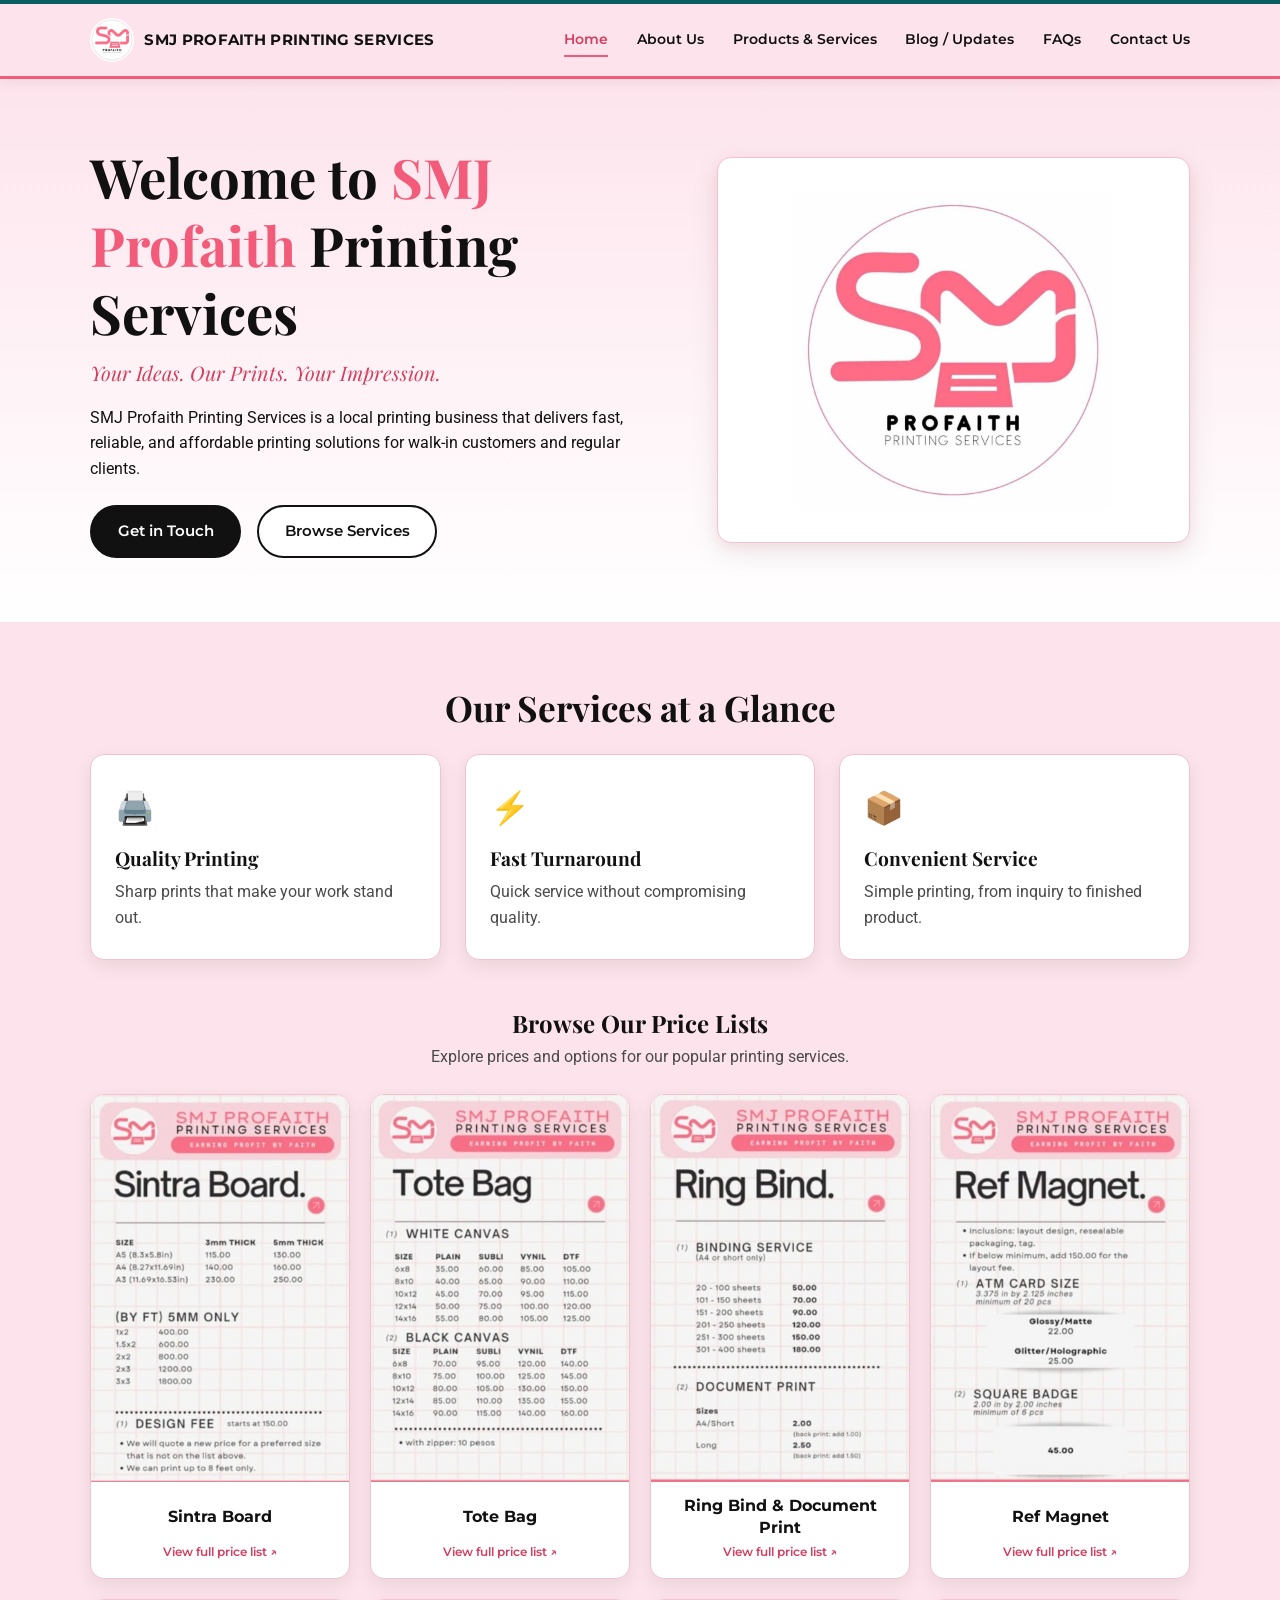
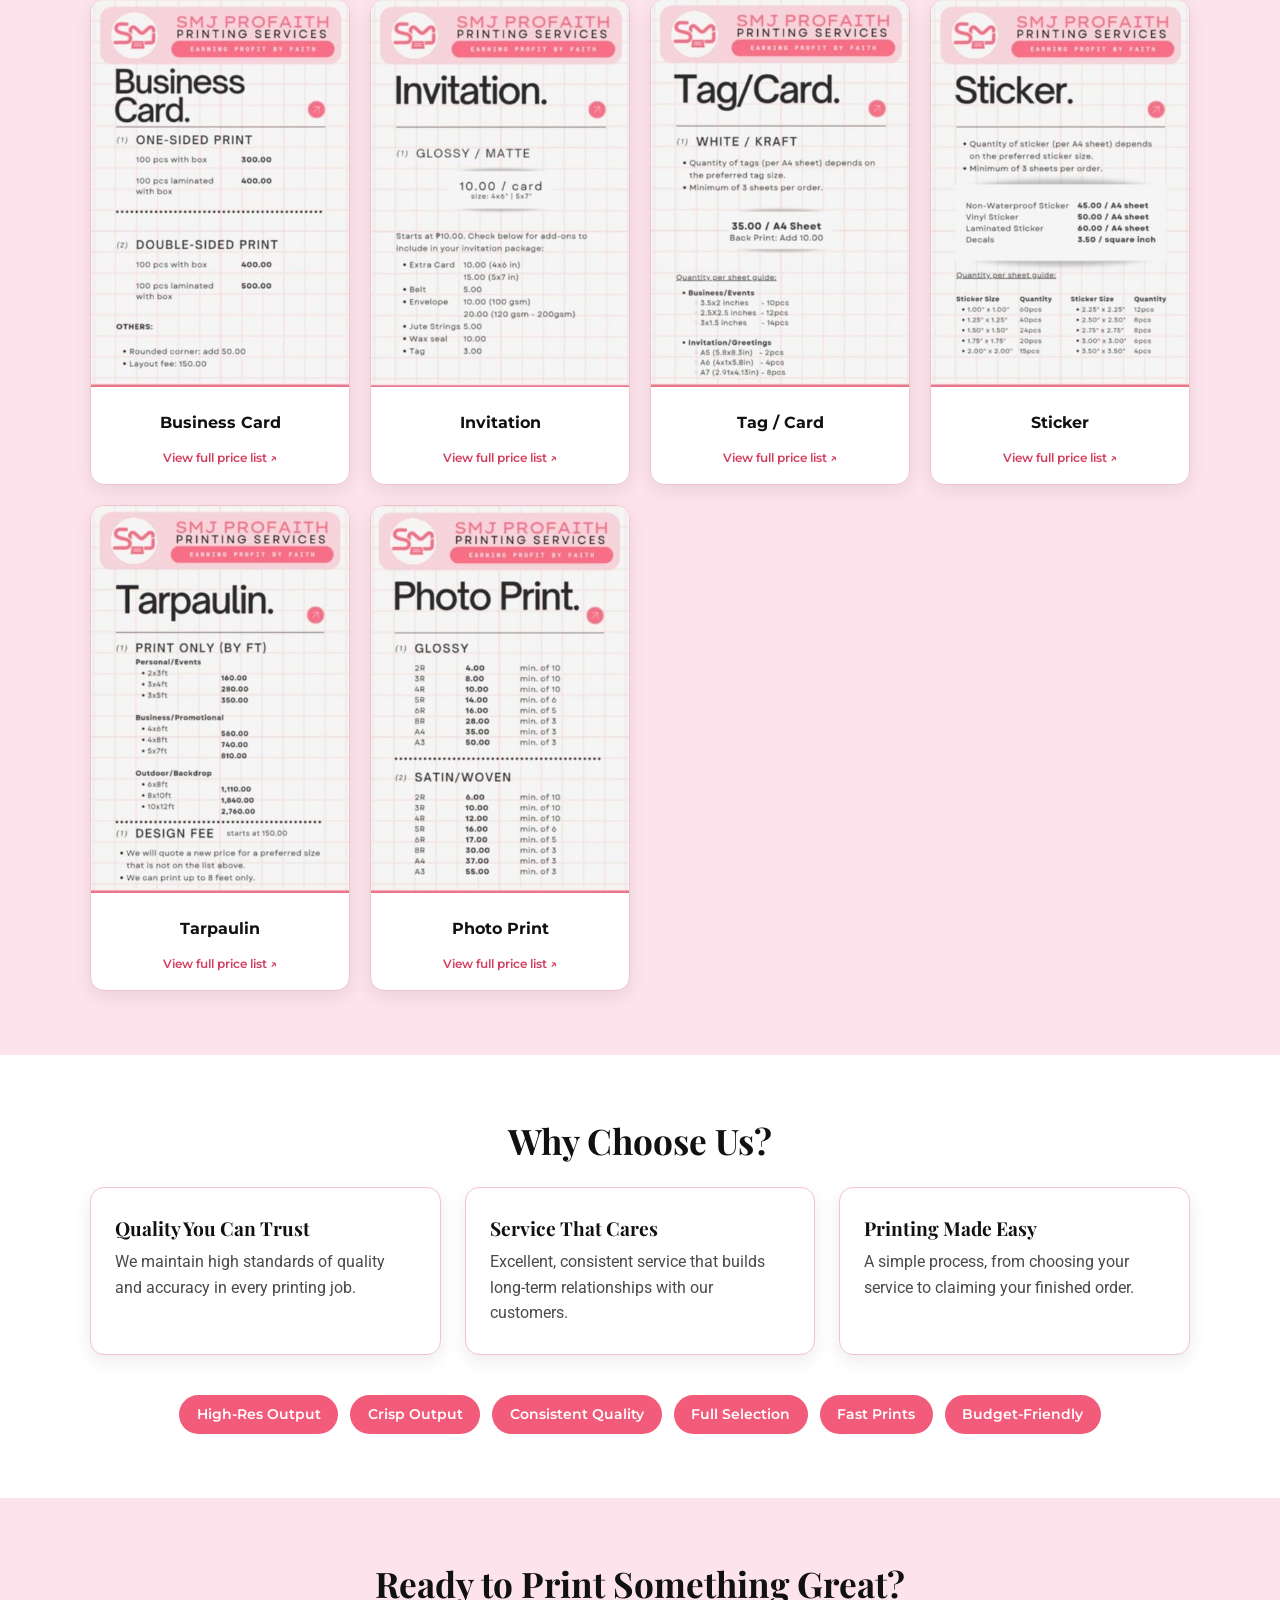
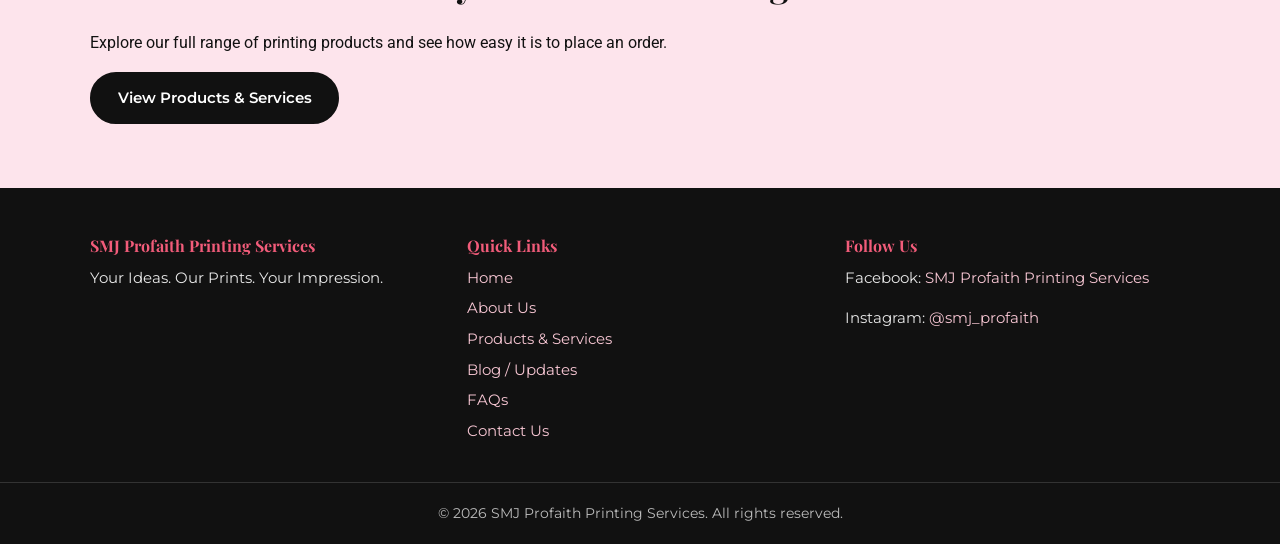
<file: index.html>
<!DOCTYPE html>
<html lang="en">
<head>
  <meta charset="UTF-8">
  <meta name="viewport" content="width=device-width, initial-scale=1.0">
  <meta name="description" content="SMJ Profaith Printing Services offers fast, reliable, and affordable printing solutions in Muntinlupa, Philippines.">
  <title>Home | SMJ Profaith Printing Services</title>

  <!-- Google Fonts: Playfair Display (headings), Roboto & Montserrat (interface) -->
  <link rel="preconnect" href="https://fonts.googleapis.com">
  <link rel="preconnect" href="https://fonts.gstatic.com" crossorigin>
  <link href="https://fonts.googleapis.com/css2?family=Montserrat:wght@400;600;700&family=Playfair+Display:ital,wght@0,700;1,400&family=Roboto:wght@400;500;700&display=swap" rel="stylesheet">

  <link rel="stylesheet" href="css/base.css">
  <link rel="stylesheet" href="css/pages.css">
  <link rel="stylesheet" href="css/services.css">
  <link rel="stylesheet" href="css/home.css">
</head>
<body>

  <!-- ===== HEADER / NAVIGATION ===== -->
  <header class="site-header">
    <div class="container nav-wrap">
      <a href="index.html" class="brand">
        <img src="assets/logo.png" alt="SMJ Profaith Printing Services logo" width="44" height="44">
        <span>SMJ Profaith Printing Services</span>
      </a>

      <button class="nav-toggle" aria-expanded="false" aria-controls="site-nav" aria-label="Toggle navigation menu">
        <span></span><span></span><span></span>
      </button>

      <nav id="site-nav" class="site-nav" aria-label="Main navigation">
        <ul>
          <li><a href="index.html" aria-current="page">Home</a></li>
          <li><a href="about.html">About Us</a></li>
          <li><a href="services.html">Products &amp; Services</a></li>
          <li><a href="blog.html">Blog / Updates</a></li>
          <li><a href="faqs.html">FAQs</a></li>
          <li><a href="contact.html">Contact Us</a></li>
        </ul>
      </nav>
    </div>
  </header>

  <main>

    <!-- ===== HERO / COMPANY INTRODUCTION ===== -->
    <section class="hero">
      <div class="container hero-grid">
        <div class="hero-text reveal">
          <h1>Welcome to <span class="accent">SMJ Profaith</span> Printing Services</h1>
          <p class="tagline"><em>Your Ideas. Our Prints. Your Impression.</em></p>
          <p>
            SMJ Profaith Printing Services is a local printing business that delivers fast,
            reliable, and affordable printing solutions for walk-in customers and regular clients.
          </p>
          <div class="btn-group">
            <a href="contact.html" class="btn btn-primary">Get in Touch</a>
            <a href="services.html" class="btn btn-outline">Browse Services</a>
          </div>
        </div>

        <div class="hero-card reveal">
          <img src="assets/logo.png" alt="SMJ Profaith Printing Services logo" width="320" height="320">
        </div>
      </div>
    </section>

    <!-- ===== SERVICES AT A GLANCE ===== -->
    <section class="section section-pink">
      <div class="container">
        <h2 class="section-title">Our Services at a Glance</h2>

        <div class="card-grid">
          <article class="card reveal">
            <div class="card-icon" aria-hidden="true">🖨️</div>
            <h3>Quality Printing</h3>
            <p>Sharp prints that make your work stand out.</p>
          </article>

          <article class="card reveal">
            <div class="card-icon" aria-hidden="true">⚡</div>
            <h3>Fast Turnaround</h3>
            <p>Quick service without compromising quality.</p>
          </article>

          <article class="card reveal">
            <div class="card-icon" aria-hidden="true">📦</div>
            <h3>Convenient Service</h3>
            <p>Simple printing, from inquiry to finished product.</p>
          </article>
        </div>

        <div class="rate-list-heading">
          <h3>Browse Our Price Lists</h3>
          <p>Explore prices and options for our popular printing services.</p>
        </div>

        <div class="rate-card-grid">
          <article class="rate-card reveal">
            <a href="assets/service-rates/sintra-board.jpg" target="_blank" rel="noopener noreferrer" aria-label="Open the full Sintra Board price list">
              <img src="assets/service-rates/sintra-board.jpg" alt="Sintra Board price list with size and thickness options" width="374" height="561" loading="lazy">
            </a>
            <h4>Sintra Board</h4>
            <p class="rate-card-link-label">View full price list ↗</p>
          </article>

          <article class="rate-card reveal">
            <a href="assets/service-rates/tote-bag.jpg" target="_blank" rel="noopener noreferrer" aria-label="Open the full Tote Bag price list">
              <img src="assets/service-rates/tote-bag.jpg" alt="Tote Bag price list for white and black canvas bags" width="375" height="560" loading="lazy">
            </a>
            <h4>Tote Bag</h4>
            <p class="rate-card-link-label">View full price list ↗</p>
          </article>

          <article class="rate-card reveal">
            <a href="assets/service-rates/ring-bind-document-print.jpg" target="_blank" rel="noopener noreferrer" aria-label="Open the full Ring Bind and Document Print price list">
              <img src="assets/service-rates/ring-bind-document-print.jpg" alt="Ring binding and document printing price list" width="377" height="560" loading="lazy">
            </a>
            <h4>Ring Bind &amp; Document Print</h4>
            <p class="rate-card-link-label">View full price list ↗</p>
          </article>

          <article class="rate-card reveal">
            <a href="assets/service-rates/ref-magnet.jpg" target="_blank" rel="noopener noreferrer" aria-label="Open the full Ref Magnet price list">
              <img src="assets/service-rates/ref-magnet.jpg" alt="Ref Magnet price list with ATM card and square badge options" width="377" height="562" loading="lazy">
            </a>
            <h4>Ref Magnet</h4>
            <p class="rate-card-link-label">View full price list ↗</p>
          </article>

          <article class="rate-card reveal">
            <a href="assets/service-rates/business-card.jpg" target="_blank" rel="noopener noreferrer" aria-label="Open the full Business Card price list">
              <img src="assets/service-rates/business-card.jpg" alt="Business Card price list for one-sided and double-sided printing" width="377" height="562" loading="lazy">
            </a>
            <h4>Business Card</h4>
            <p class="rate-card-link-label">View full price list ↗</p>
          </article>

          <article class="rate-card reveal">
            <a href="assets/service-rates/invitation.jpg" target="_blank" rel="noopener noreferrer" aria-label="Open the full Invitation price list">
              <img src="assets/service-rates/invitation.jpg" alt="Invitation price list with card sizes and add-on options" width="376" height="561" loading="lazy">
            </a>
            <h4>Invitation</h4>
            <p class="rate-card-link-label">View full price list ↗</p>
          </article>

          <article class="rate-card reveal">
            <a href="assets/service-rates/tag-card.jpg" target="_blank" rel="noopener noreferrer" aria-label="Open the full Tag and Card price list">
              <img src="assets/service-rates/tag-card.jpg" alt="Tag and Card price list with quantity guides" width="376" height="560" loading="lazy">
            </a>
            <h4>Tag / Card</h4>
            <p class="rate-card-link-label">View full price list ↗</p>
          </article>

          <article class="rate-card reveal">
            <a href="assets/service-rates/sticker.jpg" target="_blank" rel="noopener noreferrer" aria-label="Open the full Sticker price list">
              <img src="assets/service-rates/sticker.jpg" alt="Sticker price list with material and size options" width="375" height="562" loading="lazy">
            </a>
            <h4>Sticker</h4>
            <p class="rate-card-link-label">View full price list ↗</p>
          </article>

          <article class="rate-card reveal">
            <a href="assets/service-rates/tarpaulin.jpg" target="_blank" rel="noopener noreferrer" aria-label="Open the full Tarpaulin price list">
              <img src="assets/service-rates/tarpaulin.jpg" alt="Tarpaulin price list with personal, business, and backdrop sizes" width="375" height="561" loading="lazy">
            </a>
            <h4>Tarpaulin</h4>
            <p class="rate-card-link-label">View full price list ↗</p>
          </article>

          <article class="rate-card reveal">
            <a href="assets/service-rates/photo-print.jpg" target="_blank" rel="noopener noreferrer" aria-label="Open the full Photo Print price list">
              <img src="assets/service-rates/photo-print.jpg" alt="Photo Print price list for glossy and satin or woven finishes" width="377" height="562" loading="lazy">
            </a>
            <h4>Photo Print</h4>
            <p class="rate-card-link-label">View full price list ↗</p>
          </article>
        </div>
      </div>
    </section>

    <!-- ===== WHY CHOOSE US ===== -->
    <section class="section">
      <div class="container">
        <h2 class="section-title">Why Choose Us?</h2>

        <div class="card-grid">
          <article class="card reveal">
            <h3>Quality You Can Trust</h3>
            <p>We maintain high standards of quality and accuracy in every printing job.</p>
          </article>

          <article class="card reveal">
            <h3>Service That Cares</h3>
            <p>Excellent, consistent service that builds long-term relationships with our customers.</p>
          </article>

          <article class="card reveal">
            <h3>Printing Made Easy</h3>
            <p>A simple process, from choosing your service to claiming your finished order.</p>
          </article>
        </div>

        <ul class="chip-list" aria-label="Highlights">
          <li>High-Res Output</li>
          <li>Crisp Output</li>
          <li>Consistent Quality</li>
          <li>Full Selection</li>
          <li>Fast Prints</li>
          <li>Budget-Friendly</li>
        </ul>
      </div>
    </section>


<!-- ===== PRODUCTS HIGHLIGHT CTA ===== -->
    <section class="section section-pink cta">
      <div class="container">
        <h2 class="section-title">Ready to Print Something Great?</h2>
        <p>Explore our full range of printing products and see how easy it is to place an order.</p>
        <a href="services.html" class="btn btn-primary">View Products &amp; Services</a>
      </div>
    </section>

  </main>

  <!-- ===== FOOTER ===== -->
  <footer class="site-footer">
    <div class="container footer-grid">
      <div>
        <h3>SMJ Profaith Printing Services</h3>
        <p>Your Ideas. Our Prints. Your Impression.</p>
      </div>
      <div>
        <h3>Quick Links</h3>
        <ul>
          <li><a href="index.html" >Home</a></li>
          <li><a href="about.html">About Us</a></li>
          <li><a href="services.html">Products &amp; Services</a></li>
          <li><a href="blog.html">Blog / Updates</a></li>
          <li><a href="faqs.html">FAQs</a></li>
          <li><a href="contact.html">Contact Us</a></li>
        </ul>
      </div>
      <div>
        <h3>Follow Us</h3>
        <p>
    Facebook:
    <a href="https://www.facebook.com/share/1EsnK7q3xP/" target="_blank" rel="noopener noreferrer">
      SMJ Profaith Printing Services
    </a>
  </p>
  <p>
    Instagram:
    <a href="https://www.instagram.com/smj_profaith/" target="_blank" rel="noopener noreferrer">
      @smj_profaith
    </a>
  </p>
</div>
    </div>
    <div class="footer-bottom">
      <p>&copy; <span id="year">2026</span> SMJ Profaith Printing Services. All rights reserved.</p>
    </div>
  </footer>

  <script src="script.js"></script>
</body>
</html>
</file>
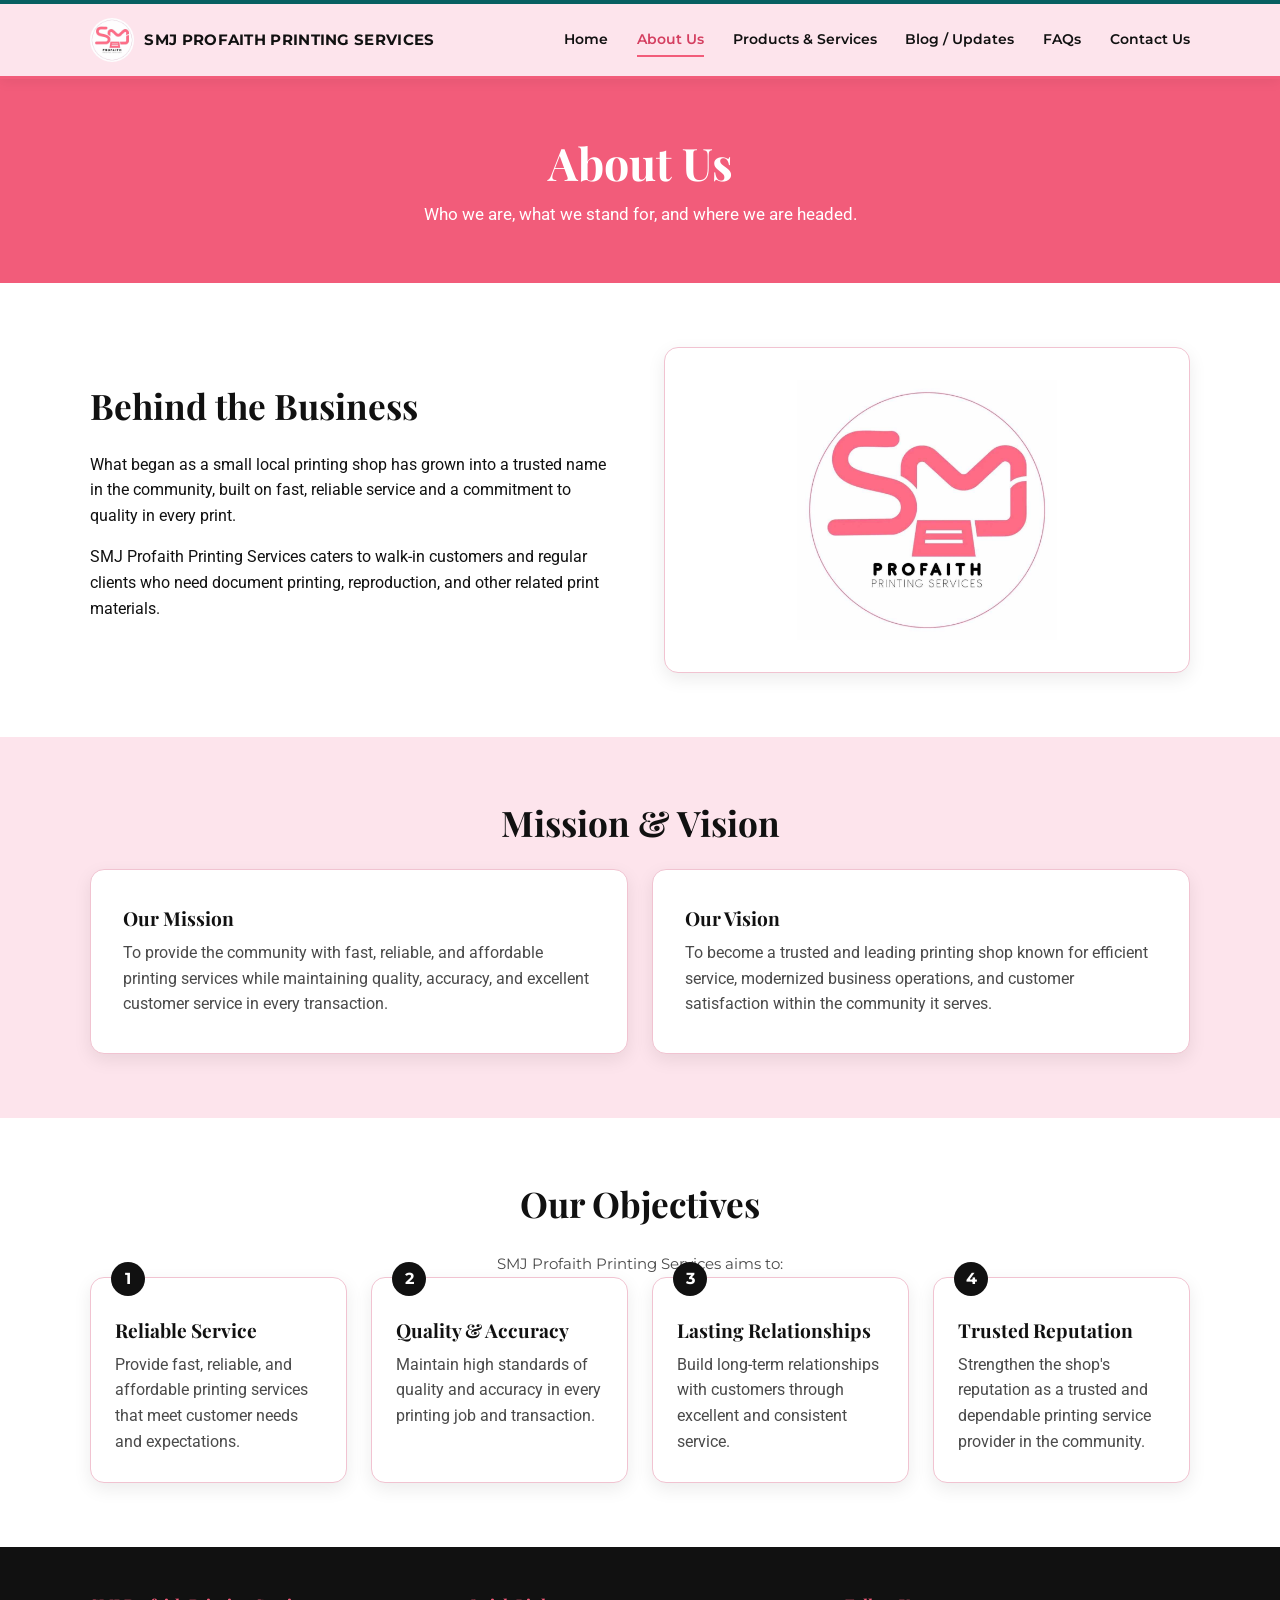
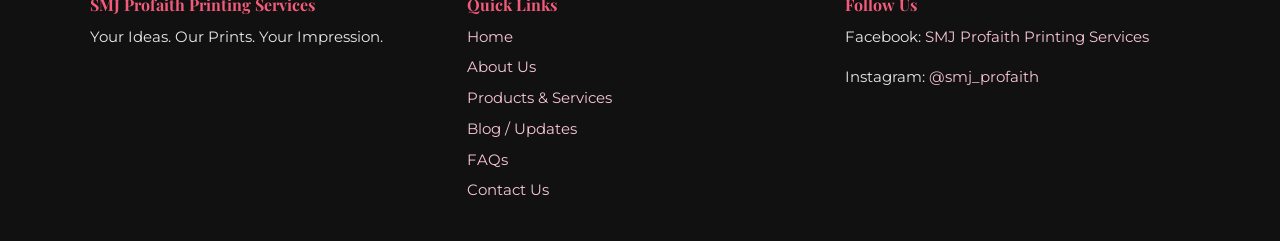
<file: about.html>
<!DOCTYPE html>
<html lang="en">
<head>
  <meta charset="UTF-8">
  <meta name="viewport" content="width=device-width, initial-scale=1.0">
  <meta name="description" content="Learn about SMJ Profaith Printing Services, our mission, vision, and objectives.">
  <title>About Us | SMJ Profaith Printing Services</title>

  <link rel="preconnect" href="https://fonts.googleapis.com">
  <link rel="preconnect" href="https://fonts.gstatic.com" crossorigin>
  <link href="https://fonts.googleapis.com/css2?family=Montserrat:wght@400;600;700&family=Playfair+Display:ital,wght@0,700;1,400&family=Roboto:wght@400;500;700&display=swap" rel="stylesheet">

  <link rel="stylesheet" href="css/base.css">
  <link rel="stylesheet" href="css/pages.css">
  <link rel="stylesheet" href="css/services.css">
  <link rel="stylesheet" href="css/home.css">
</head>
<body>

  <!-- ===== HEADER / NAVIGATION ===== -->
  <header class="site-header">
    <div class="container nav-wrap">
      <a href="index.html" class="brand">
        <img src="assets/logo.png" alt="SMJ Profaith Printing Services logo" width="44" height="44">
        <span>SMJ Profaith Printing Services</span>
      </a>

      <button class="nav-toggle" aria-expanded="false" aria-controls="site-nav" aria-label="Toggle navigation menu">
        <span></span><span></span><span></span>
      </button>

      <nav id="site-nav" class="site-nav" aria-label="Main navigation">
        <ul>
          <li><a href="index.html">Home</a></li>
          <li><a href="about.html" aria-current="page">About Us</a></li>
          <li><a href="services.html">Products &amp; Services</a></li>
          <li><a href="blog.html">Blog / Updates</a></li>
          <li><a href="faqs.html">FAQs</a></li>
          <li><a href="contact.html">Contact Us</a></li>
        </ul>
      </nav>
    </div>
  </header>

  <main>

    <!-- ===== PAGE HEADER ===== -->
    <section class="page-banner">
      <div class="container">
        <h1>About Us</h1>
        <p>Who we are, what we stand for, and where we are headed.</p>
      </div>
    </section>

    <!-- ===== COMPANY BACKGROUND ===== -->
    <section class="section">
      <div class="container split">
        <div class="reveal">
          <h2 class="section-title left">Behind the Business</h2>
          <p>
            What began as a small local printing shop has grown into a trusted name in the community,
            built on fast, reliable service and a commitment to quality in every print.
          </p>
          <p>
            SMJ Profaith Printing Services caters to walk-in customers and regular clients who need
            document printing, reproduction, and other related print materials.
          </p>
        </div>

        <div class="logo-panel reveal">
          <img src="assets/logo.png" alt="SMJ Profaith Printing Services logo" width="280" height="280">
        </div>
      </div>
    </section>

    <!-- ===== MISSION & VISION ===== -->
    <section class="section section-pink">
      <div class="container">
        <h2 class="section-title">Mission &amp; Vision</h2>

        <div class="card-grid two-col">
          <article class="card card-large reveal">
            <h3>Our Mission</h3>
            <p>
              To provide the community with fast, reliable, and affordable printing services while
              maintaining quality, accuracy, and excellent customer service in every transaction.
            </p>
          </article>

          <article class="card card-large reveal">
            <h3>Our Vision</h3>
            <p>
              To become a trusted and leading printing shop known for efficient service,
              modernized business operations, and customer satisfaction within the community it serves.
            </p>
          </article>
        </div>
      </div>
    </section>

    <!-- ===== OBJECTIVES ===== -->
    <section class="section">
      <div class="container">
        <h2 class="section-title">Our Objectives</h2>
        <p class="section-intro">SMJ Profaith Printing Services aims to:</p>

        <ol class="objectives">
          <li class="card reveal">
            <h3>Reliable Service</h3>
            <p>Provide fast, reliable, and affordable printing services that meet customer needs and expectations.</p>
          </li>
          <li class="card reveal">
            <h3>Quality &amp; Accuracy</h3>
            <p>Maintain high standards of quality and accuracy in every printing job and transaction.</p>
          </li>
          <li class="card reveal">
            <h3>Lasting Relationships</h3>
            <p>Build long-term relationships with customers through excellent and consistent service.</p>
          </li>
          <li class="card reveal">
            <h3>Trusted Reputation</h3>
            <p>Strengthen the shop's reputation as a trusted and dependable printing service provider in the community.</p>
          </li>
        </ol>
      </div>
    </section>

  </main>

  <!-- ===== FOOTER ===== -->
  <footer class="site-footer">
    <div class="container footer-grid">
      <div>
        <h3>SMJ Profaith Printing Services</h3>
        <p>Your Ideas. Our Prints. Your Impression.</p>
      </div>
      <div>
        <h3>Quick Links</h3>
        <ul>
          <li><a href="index.html">Home</a></li>
          <li><a href="about.html">About Us</a></li>
          <li><a href="services.html">Products &amp; Services</a></li>
          <li><a href="blog.html">Blog / Updates</a></li>
          <li><a href="faqs.html">FAQs</a></li>
          <li><a href="contact.html">Contact Us</a></li>
        </ul>
      </div>
      <div>
  <h3>Follow Us</h3>
  <p>
    Facebook:
    <a href="https://www.facebook.com/share/1EsnK7q3xP/" target="_blank" rel="noopener noreferrer">
      SMJ Profaith Printing Services
    </a>
  </p>
  <p>
    Instagram:
    <a href="https://www.instagram.com/smj_profaith/" target="_blank" rel="noopener noreferrer">
      @smj_profaith
    </a>
  </p>
</div>
  </footer>

  <script src="script.js"></script>
</body>
</html>
</file>
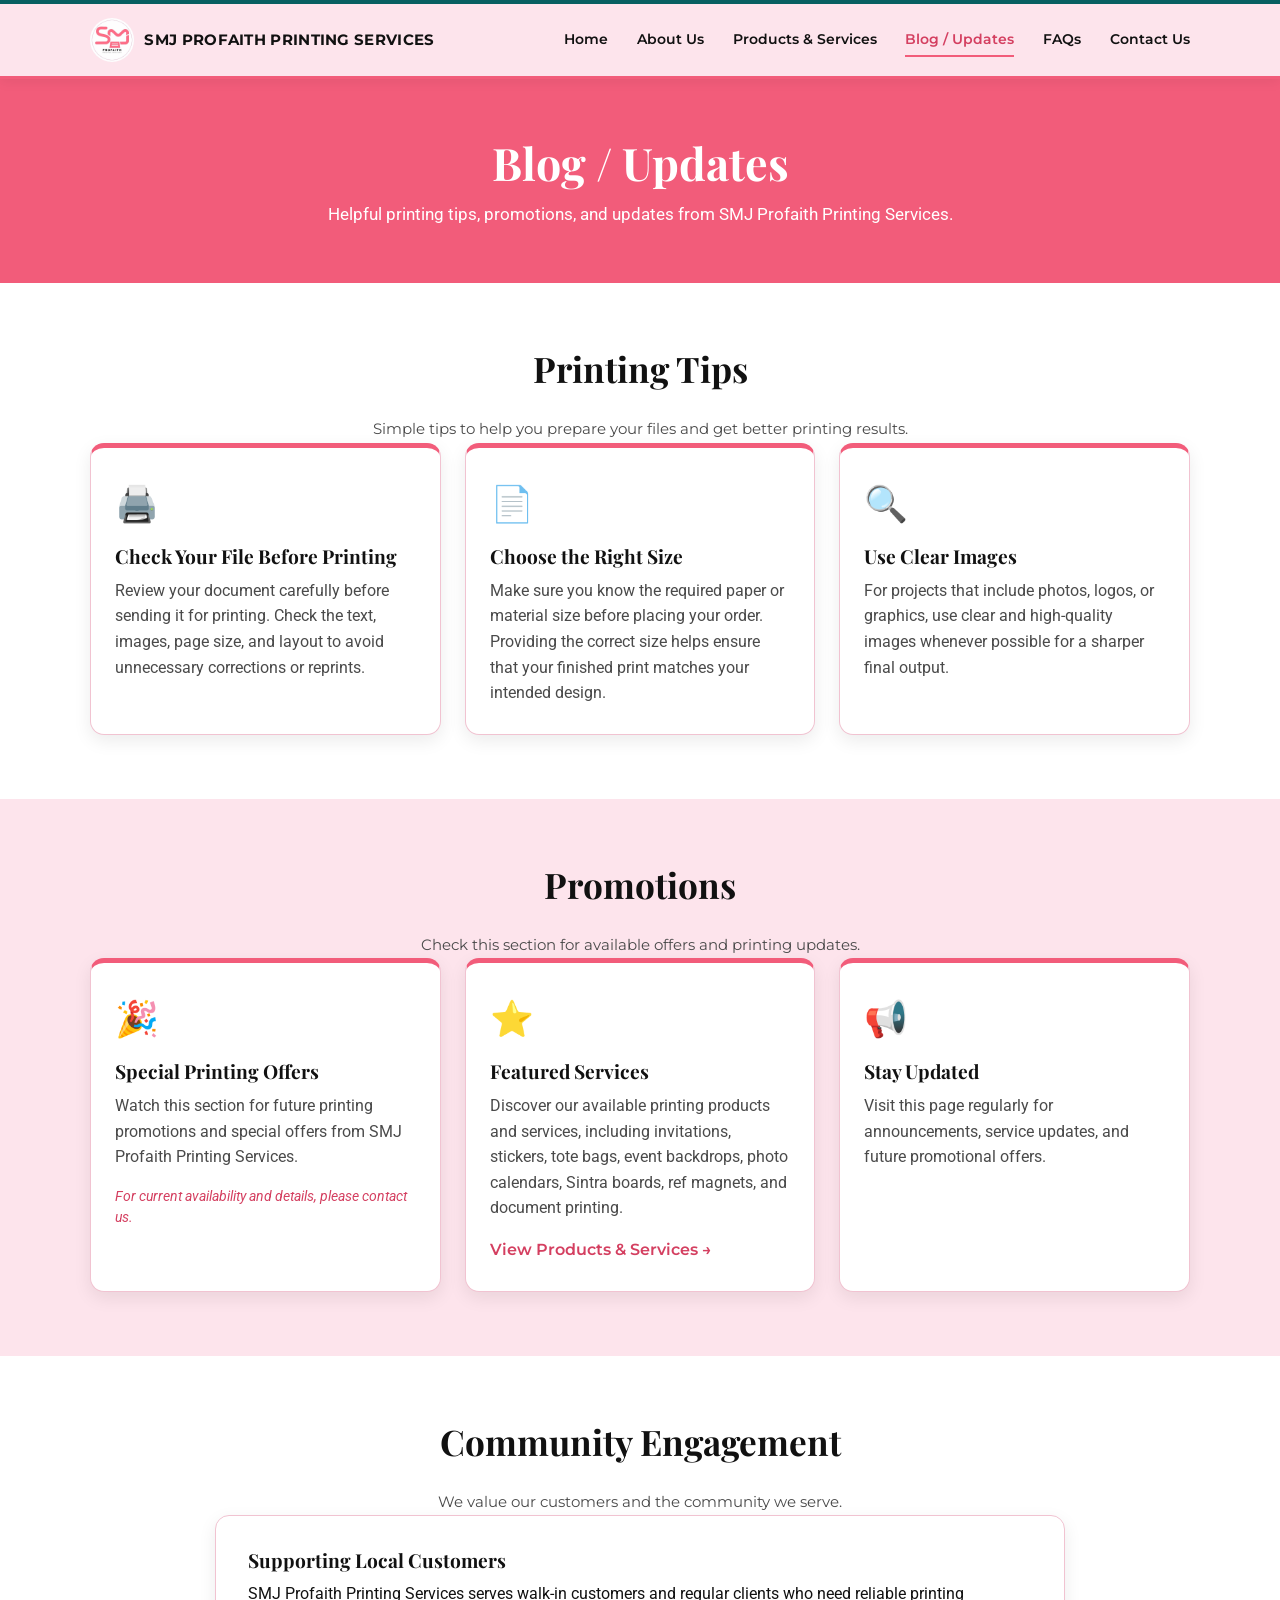
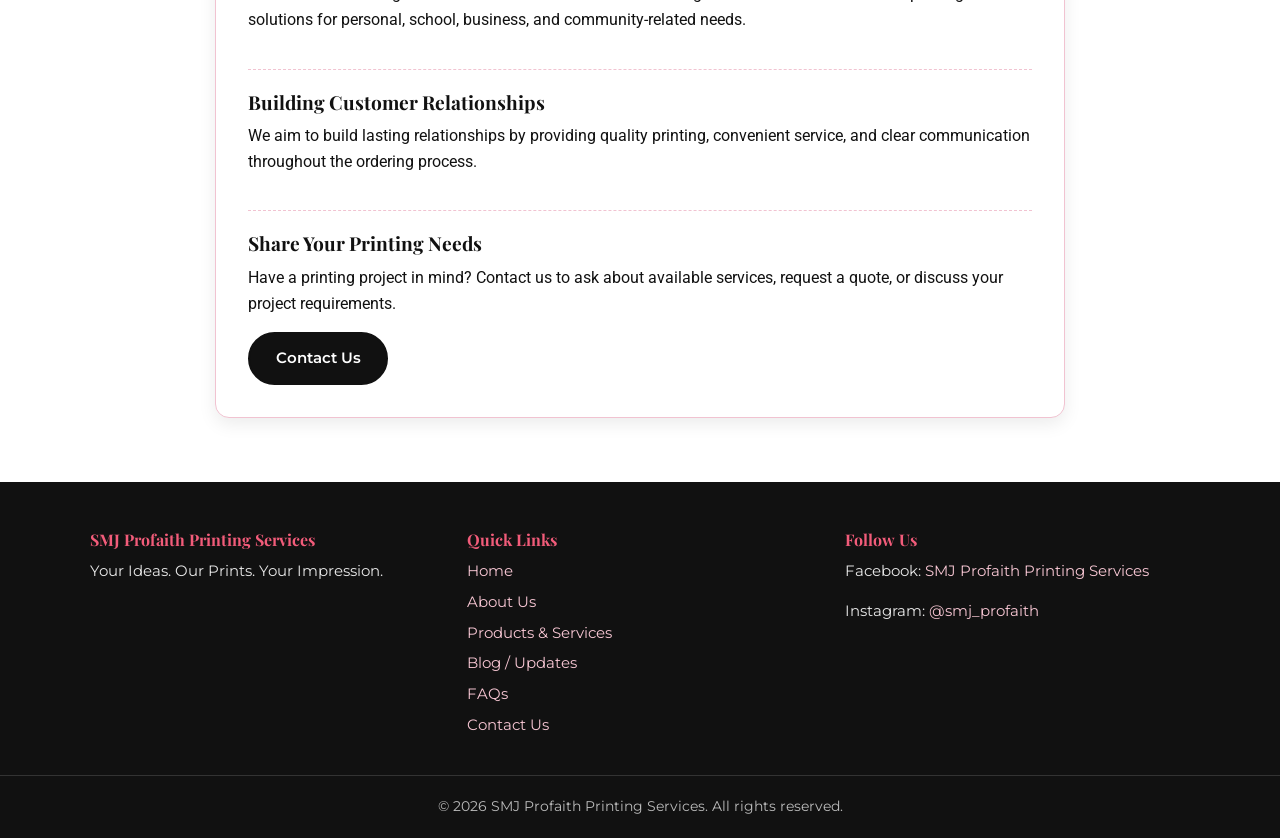
<file: blog.html>
<!DOCTYPE html>
<html lang="en">
<head>
  <meta charset="UTF-8">
  <meta name="viewport" content="width=device-width, initial-scale=1.0">
  <meta name="description" content="Printing tips, promotions, and community updates from SMJ Profaith Printing Services.">
  <title>Blog / Updates | SMJ Profaith Printing Services</title>

  <link rel="preconnect" href="https://fonts.googleapis.com">
  <link rel="preconnect" href="https://fonts.gstatic.com" crossorigin>
  <link href="https://fonts.googleapis.com/css2?family=Montserrat:wght@400;600;700&family=Playfair+Display:ital,wght@0,700;1,400&family=Roboto:wght@400;500;700&display=swap" rel="stylesheet">

  <link rel="stylesheet" href="css/base.css">
  <link rel="stylesheet" href="css/pages.css">
  <link rel="stylesheet" href="css/services.css">
  <link rel="stylesheet" href="css/home.css">
</head>

<body>

  <!-- ===== HEADER / NAVIGATION ===== -->
  <header class="site-header">
    <div class="container nav-wrap">

      <a href="index.html" class="brand">
        <img src="assets/logo.png"
             alt="SMJ Profaith Printing Services logo"
             width="44"
             height="44">
        <span>SMJ Profaith Printing Services</span>
      </a>

      <button class="nav-toggle"
              aria-expanded="false"
              aria-controls="site-nav"
              aria-label="Toggle navigation menu">
        <span></span>
        <span></span>
        <span></span>
      </button>

      <nav id="site-nav" class="site-nav" aria-label="Main navigation">
        <ul>
          <li><a href="index.html">Home</a></li>
          <li><a href="about.html">About Us</a></li>
          <li><a href="services.html">Products &amp; Services</a></li>
          <li><a href="blog.html" aria-current="page">Blog / Updates</a></li>
          <li><a href="faqs.html">FAQs</a></li>
          <li><a href="contact.html">Contact Us</a></li>
        </ul>
      </nav>

    </div>
  </header>

  <main>

    <!-- ===== PAGE HEADER ===== -->
    <section class="page-banner">
      <div class="container">
        <h1>Blog / Updates</h1>
        <p>
          Helpful printing tips, promotions, and updates from
          SMJ Profaith Printing Services.
        </p>
      </div>
    </section>

    <!-- ===== PRINTING TIPS ===== -->
    <section class="section">
      <div class="container">

        <h2 class="section-title">Printing Tips</h2>

        <p class="section-intro">
          Simple tips to help you prepare your files and get better printing results.
        </p>

        <div class="card-grid">

          <article class="card blog-card reveal">
            <div class="blog-icon" aria-hidden="true">🖨️</div>
            <h3>Check Your File Before Printing</h3>
            <p>
              Review your document carefully before sending it for printing.
              Check the text, images, page size, and layout to avoid unnecessary
              corrections or reprints.
            </p>
          </article>

          <article class="card blog-card reveal">
            <div class="blog-icon" aria-hidden="true">📄</div>
            <h3>Choose the Right Size</h3>
            <p>
              Make sure you know the required paper or material size before
              placing your order. Providing the correct size helps ensure that
              your finished print matches your intended design.
            </p>
          </article>

          <article class="card blog-card reveal">
            <div class="blog-icon" aria-hidden="true">🔍</div>
            <h3>Use Clear Images</h3>
            <p>
              For projects that include photos, logos, or graphics, use clear
              and high-quality images whenever possible for a sharper final
              output.
            </p>
          </article>

        </div>
      </div>
    </section>

    <!-- ===== PROMOTIONS ===== -->
    <section class="section section-pink">
      <div class="container">

        <h2 class="section-title">Promotions</h2>

        <p class="section-intro">
          Check this section for available offers and printing updates.
        </p>

        <div class="card-grid">

          <article class="card blog-card promotion-card reveal">
            <div class="blog-icon" aria-hidden="true">🎉</div>
            <h3>Special Printing Offers</h3>
            <p>
              Watch this section for future printing promotions and special
              offers from SMJ Profaith Printing Services.
            </p>
            <p class="update-note">
              For current availability and details, please contact us.
            </p>
          </article>

          <article class="card blog-card promotion-card reveal">
            <div class="blog-icon" aria-hidden="true">⭐</div>
            <h3>Featured Services</h3>
            <p>
              Discover our available printing products and services, including
              invitations, stickers, tote bags, event backdrops, photo
              calendars, Sintra boards, ref magnets, and document printing.
            </p>
            <a href="services.html" class="text-link">
              View Products &amp; Services →
            </a>
          </article>

          <article class="card blog-card promotion-card reveal">
            <div class="blog-icon" aria-hidden="true">📢</div>
            <h3>Stay Updated</h3>
            <p>
              Visit this page regularly for announcements, service updates,
              and future promotional offers.
            </p>
          </article>

        </div>
      </div>
    </section>

    <!-- ===== COMMUNITY ENGAGEMENT ===== -->
    <section class="section">
      <div class="container">

        <h2 class="section-title">Community Engagement</h2>

        <p class="section-intro">
          We value our customers and the community we serve.
        </p>

        <div class="community-content reveal">

          <div>
            <h3>Supporting Local Customers</h3>
            <p>
              SMJ Profaith Printing Services serves walk-in customers and
              regular clients who need reliable printing solutions for personal,
              school, business, and community-related needs.
            </p>
          </div>

          <div>
            <h3>Building Customer Relationships</h3>
            <p>
              We aim to build lasting relationships by providing quality
              printing, convenient service, and clear communication throughout
              the ordering process.
            </p>
          </div>

          <div>
            <h3>Share Your Printing Needs</h3>
            <p>
              Have a printing project in mind? Contact us to ask about available
              services, request a quote, or discuss your project requirements.
            </p>
            <a href="contact.html" class="btn btn-primary">
              Contact Us
            </a>
          </div>

        </div>

      </div>
    </section>

  </main>

  <!-- ===== FOOTER ===== -->
  <footer class="site-footer">
    <div class="container footer-grid">

      <div>
        <h3>SMJ Profaith Printing Services</h3>
        <p>Your Ideas. Our Prints. Your Impression.</p>
      </div>

      <div>
        <h3>Quick Links</h3>
        <ul>
          <li><a href="index.html">Home</a></li>
          <li><a href="about.html">About Us</a></li>
          <li><a href="services.html">Products &amp; Services</a></li>
          <li><a href="blog.html">Blog / Updates</a></li>
          <li><a href="faqs.html">FAQs</a></li>
          <li><a href="contact.html">Contact Us</a></li>
        </ul>
      </div>

      <div>
  <h3>Follow Us</h3>
  <p>
    Facebook:
    <a href="https://www.facebook.com/share/1EsnK7q3xP/" target="_blank" rel="noopener noreferrer">
      SMJ Profaith Printing Services
    </a>
  </p>
  <p>
    Instagram:
    <a href="https://www.instagram.com/smj_profaith/" target="_blank" rel="noopener noreferrer">
      @smj_profaith
    </a>
  </p>
</div>

    </div>

    <div class="footer-bottom">
      <p>
        &copy; <span id="year">2026</span>
        SMJ Profaith Printing Services. All rights reserved.
      </p>
    </div>
  </footer>

  <script src="script.js"></script>

</body>
</html>
</file>
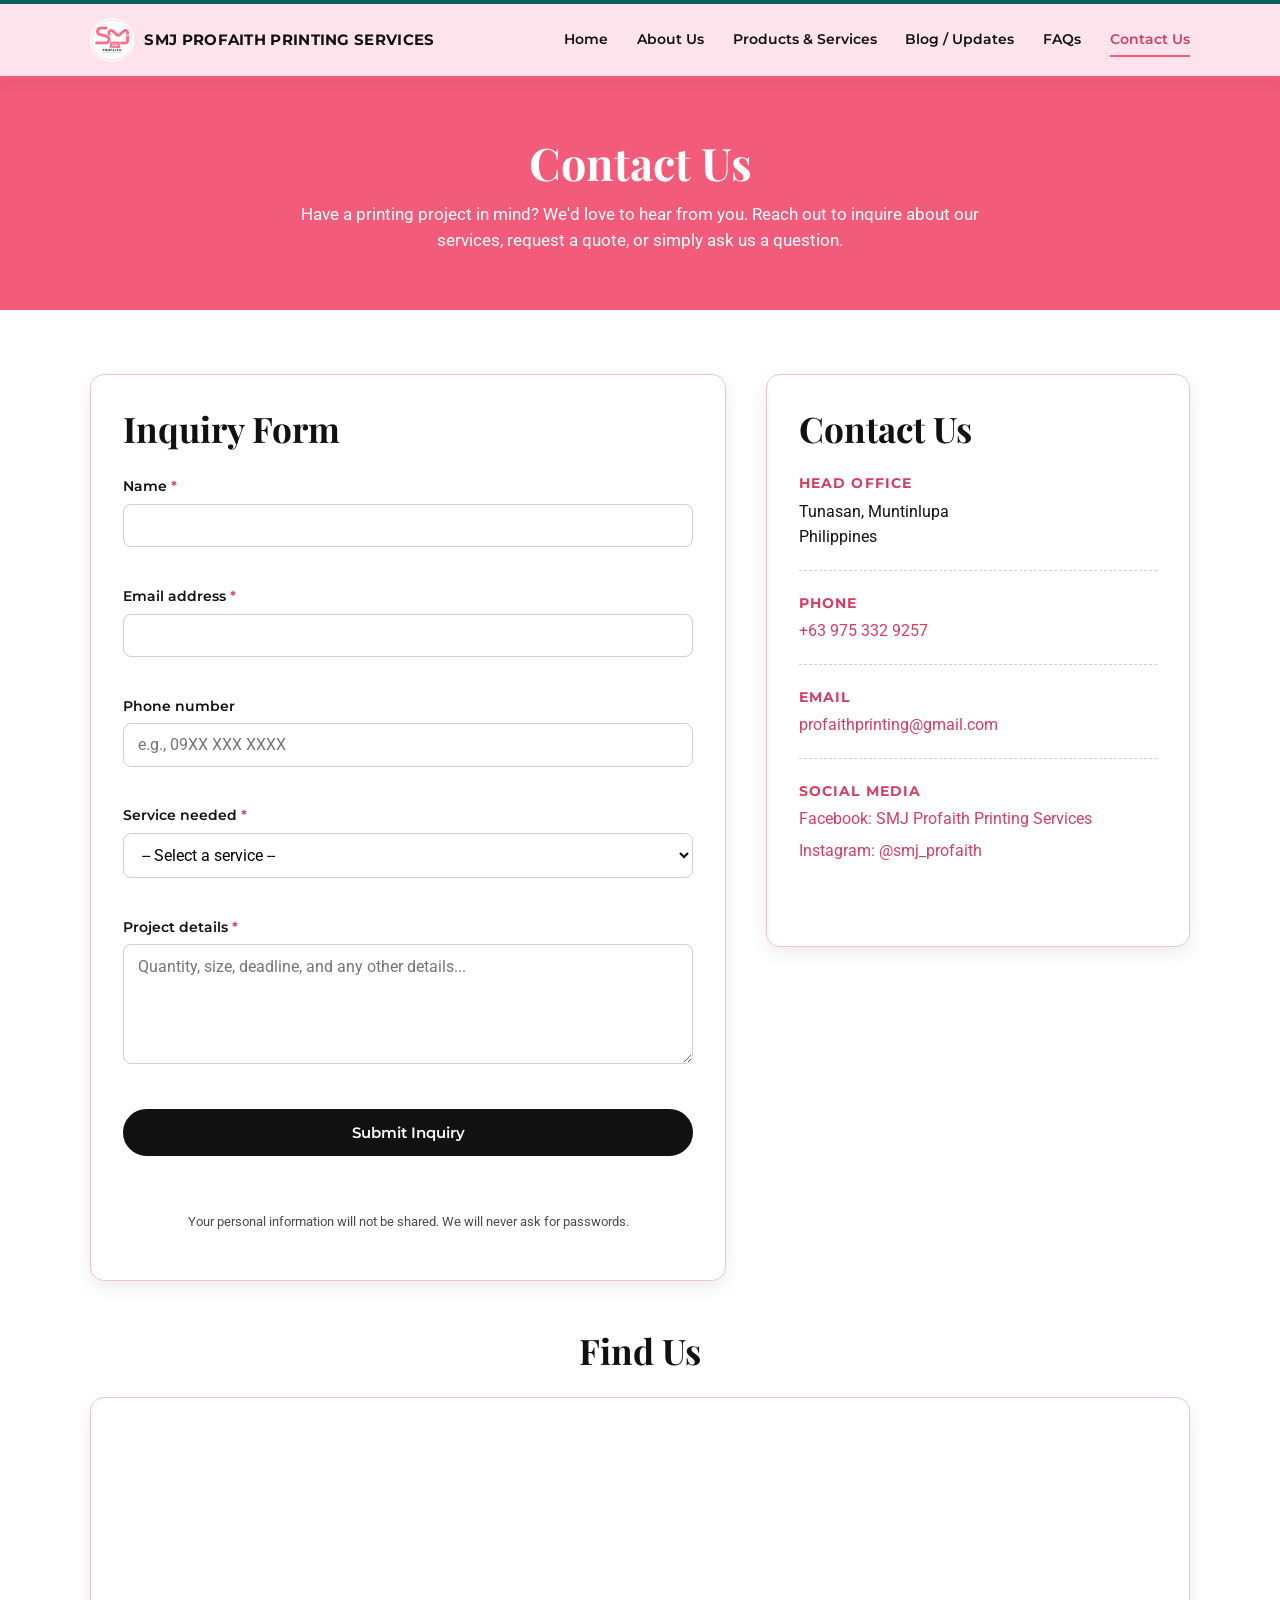
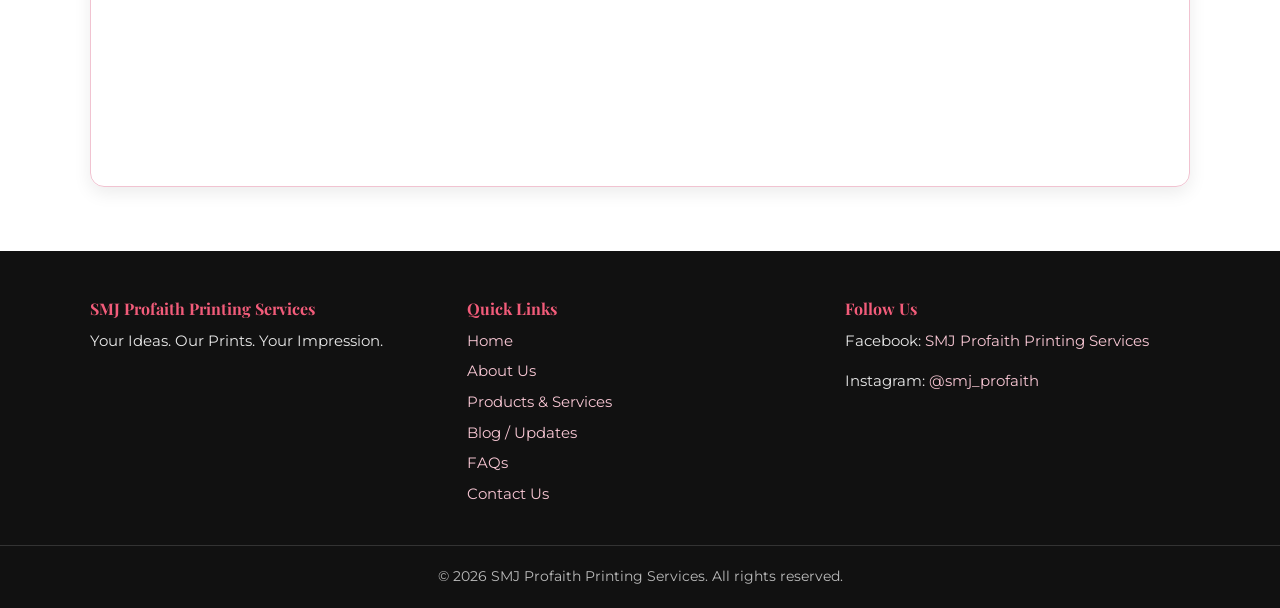
<file: contact.html>
<!DOCTYPE html>
<html lang="en">
<head>
  <meta charset="UTF-8">
  <meta name="viewport" content="width=device-width, initial-scale=1.0">
  <meta name="description" content="Contact SMJ Profaith Printing Services. Send an inquiry, find our location, or connect with us on social media.">
  <title>Contact Us | SMJ Profaith Printing Services</title>

  <link rel="preconnect" href="https://fonts.googleapis.com">
  <link rel="preconnect" href="https://fonts.gstatic.com" crossorigin>
  <link href="https://fonts.googleapis.com/css2?family=Montserrat:wght@400;600;700&family=Playfair+Display:ital,wght@0,700;1,400&family=Roboto:wght@400;500;700&display=swap" rel="stylesheet">

  <link rel="stylesheet" href="css/base.css">
  <link rel="stylesheet" href="css/pages.css">
  <link rel="stylesheet" href="css/services.css">
  <link rel="stylesheet" href="css/home.css">
</head>
<body>

  <!-- ===== HEADER / NAVIGATION ===== -->
  <header class="site-header">
    <div class="container nav-wrap">
      <a href="index.html" class="brand">
        <img src="assets/logo.png" alt="SMJ Profaith Printing Services logo" width="44" height="44">
        <span>SMJ Profaith Printing Services</span>
      </a>

      <button class="nav-toggle" aria-expanded="false" aria-controls="site-nav" aria-label="Toggle navigation menu">
        <span></span><span></span><span></span>
      </button>

      <nav id="site-nav" class="site-nav" aria-label="Main navigation">
        <ul>
          <li><a href="index.html">Home</a></li>
          <li><a href="about.html">About Us</a></li>
          <li><a href="services.html">Products &amp; Services</a></li>
          <li><a href="blog.html">Blog / Updates</a></li>
          <li><a href="faqs.html">FAQs</a></li>
          <li><a href="contact.html" aria-current="page">Contact Us</a></li>
        </ul>
      </nav>
    </div>
  </header>

  <main>

    <!-- ===== PAGE HEADER ===== -->
    <section class="page-banner">
      <div class="container">
        <h1>Contact Us</h1>
        <p>Have a printing project in mind? We'd love to hear from you. Reach out to inquire about our services, request a quote, or simply ask us a question.</p>
      </div>
    </section>

    <!-- ===== INQUIRY FORM + CONTACT INFO ===== -->
    <section class="section">
      <div class="container contact-grid">

        <!-- A. Inquiry Form -->
        <div class="form-wrap reveal">
          <h2 class="section-title left">Inquiry Form</h2>

          <!-- novalidate: validation is handled by script.js for consistent messages -->
          <form id="inquiry-form" class="inquiry-form" novalidate>

            <div class="form-group">
              <label for="name">Name <span class="required" aria-hidden="true">*</span></label>
              <input type="text" id="name" name="name" autocomplete="name" required>
              <small class="error-msg" id="name-error" role="alert"></small>
            </div>

            <div class="form-group">
              <label for="email">Email address <span class="required" aria-hidden="true">*</span></label>
              <input type="email" id="email" name="email" autocomplete="email" required>
              <small class="error-msg" id="email-error" role="alert"></small>
            </div>

            <div class="form-group">
              <label for="phone">Phone number</label>
              <input type="tel" id="phone" name="phone" autocomplete="tel" placeholder="e.g., 09XX XXX XXXX">
              <small class="error-msg" id="phone-error" role="alert"></small>
            </div>

            <div class="form-group">
              <label for="service">Service needed <span class="required" aria-hidden="true">*</span></label>
              <select id="service" name="service" required>
                <option value="">-- Select a service --</option>
                <option value="Document Printing">Document Printing</option>
                <option value="Reproduction">Reproduction</option>
                <option value="Tote Bag">Tote Bag</option>
                <option value="Invitation">Invitation</option>
                <option value="Sticker">Sticker</option>
                <option value="Event Backdrop">Event Backdrop</option>
                <option value="Photo Calendar">Photo Calendar</option>
                <option value="Sintra Board">Sintra Board</option>
                <option value="Ref Magnet">Ref Magnet</option>
                <option value="Other">Other</option>
              </select>
              <small class="error-msg" id="service-error" role="alert"></small>
            </div>

            <div class="form-group">
              <label for="details">Project details <span class="required" aria-hidden="true">*</span></label>
              <textarea id="details" name="details" rows="5" placeholder="Quantity, size, deadline, and any other details..." required></textarea>
              <small class="error-msg" id="details-error" role="alert"></small>
            </div>

            <button type="submit" class="btn btn-primary btn-block">Submit Inquiry</button>
            <p class="form-status" id="form-status" role="status" aria-live="polite"></p>
            <p class="form-note">Your personal information will not be shared. We will never ask for passwords.</p>
          </form>
        </div>

        <!-- B, C, D. Contact information, social links, location -->
        <aside class="contact-info reveal">
          <h2 class="section-title left">Contact Us</h2>

          <div class="info-block">
            <h3>Head Office</h3>
            <p>Tunasan, Muntinlupa<br>Philippines</p>
          </div>

          <div class="info-block">
            <h3>Phone</h3>
            <p><a href="tel:+639753329257">+63 975 332 9257</a></p>
          </div>

          <div class="info-block">
            <h3>Email</h3>
            <p><a href="mailto:profaithprinting@gmail.com">profaithprinting@gmail.com</a></p>
          </div>

          <div class="info-block">
            <h3>Social Media</h3>
            <ul class="social-links">
              <li><a href="https://www.facebook.com/" target="_blank" rel="noopener noreferrer">Facebook: SMJ Profaith Printing Services</a></li>
              <li><a href="https://www.instagram.com/smj_profaith" target="_blank" rel="noopener noreferrer">Instagram: @smj_profaith</a></li>
            </ul>
          </div>
        </aside>
      </div>

      <!-- Location / Map -->
      <div class="container">
        <h2 class="section-title">Find Us</h2>
        <div class="map-wrap reveal">
          <iframe
            title="Map showing the location of SMJ Profaith Printing Services in Muntinlupa"
            src="https://www.google.com/maps?q=SMJ+Profaith+Printing+Services+Muntinlupa&output=embed"
            width="100%" height="380" style="border:0;" allowfullscreen loading="lazy"
            referrerpolicy="no-referrer-when-downgrade"></iframe>
        </div>
      </div>
    </section>

  </main>

  <!-- ===== FOOTER ===== -->
  <footer class="site-footer">
    <div class="container footer-grid">
      <div>
        <h3>SMJ Profaith Printing Services</h3>
        <p>Your Ideas. Our Prints. Your Impression.</p>
      </div>
      <div>
        <h3>Quick Links</h3>
        <ul>
          <li><a href="index.html">Home</a></li>
          <li><a href="about.html">About Us</a></li>
          <li><a href="services.html">Products &amp; Services</a></li>
          <li><a href="blog.html">Blog / Updates</a></li>
          <li><a href="faqs.html">FAQs</a></li>
          <li><a href="contact.html">Contact Us</a></li>
        </ul>
      </div>
      <div>
  <h3>Follow Us</h3>
  <p>
    Facebook:
    <a href="https://www.facebook.com/share/1EsnK7q3xP/" target="_blank" rel="noopener noreferrer">
      SMJ Profaith Printing Services
    </a>
  </p>
  <p>
    Instagram:
    <a href="https://www.instagram.com/smj_profaith/" target="_blank" rel="noopener noreferrer">
      @smj_profaith
    </a>
  </p>
</div>
    </div>
    <div class="footer-bottom">
      <p>&copy; <span id="year">2026</span> SMJ Profaith Printing Services. All rights reserved.</p>
    </div>
  </footer>

  <script src="script.js"></script>
</body>
</html>
</file>
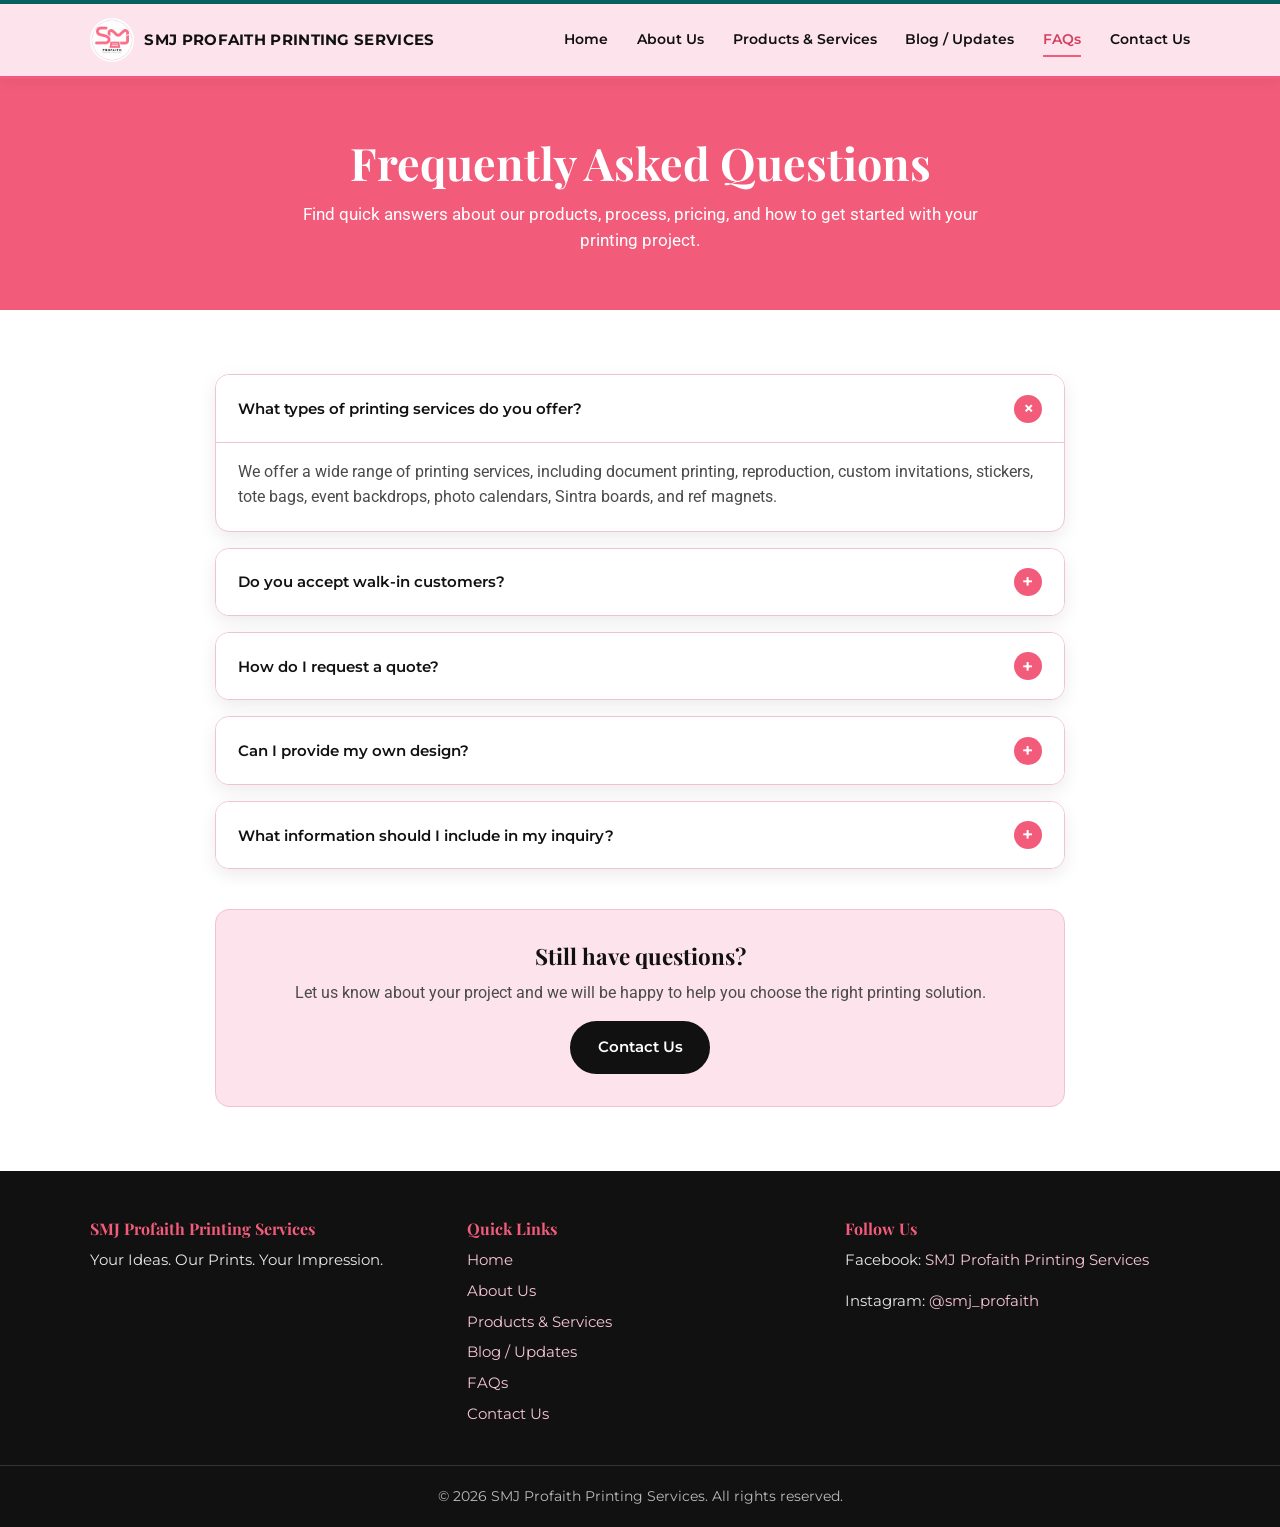
<file: faqs.html>
﻿<!DOCTYPE html>
<html lang="en">
<head>
  <meta charset="UTF-8">
  <meta name="viewport" content="width=device-width, initial-scale=1.0">
  <meta name="description" content="Frequently asked questions about SMJ Profaith Printing Services and our printing process.">
  <title>FAQs | SMJ Profaith Printing Services</title>

  <link rel="preconnect" href="https://fonts.googleapis.com">
  <link rel="preconnect" href="https://fonts.gstatic.com" crossorigin>
  <link href="https://fonts.googleapis.com/css2?family=Montserrat:wght@400;600;700&family=Playfair+Display:ital,wght@0,700;1,400&family=Roboto:wght@400;500;700&display=swap" rel="stylesheet">

  <link rel="stylesheet" href="css/base.css">
  <link rel="stylesheet" href="css/pages.css">
  <link rel="stylesheet" href="css/services.css">
  <link rel="stylesheet" href="css/home.css">
</head>

<body>

  <header class="site-header">
    <div class="container nav-wrap">
      <a href="index.html" class="brand">
        <img src="assets/logo.png" alt="SMJ Profaith Printing Services logo" width="44" height="44">
        <span>SMJ Profaith Printing Services</span>
      </a>

      <button class="nav-toggle" aria-expanded="false" aria-controls="site-nav" aria-label="Toggle navigation menu">
        <span></span>
        <span></span>
        <span></span>
      </button>

      <nav id="site-nav" class="site-nav" aria-label="Main navigation">
        <ul>
          <li><a href="index.html">Home</a></li>
          <li><a href="about.html">About Us</a></li>
          <li><a href="services.html">Products &amp; Services</a></li>
          <li><a href="blog.html">Blog / Updates</a></li>
          <li><a href="faqs.html" aria-current="page">FAQs</a></li>
          <li><a href="contact.html">Contact Us</a></li>
        </ul>
      </nav>
    </div>
  </header>

  <main>
    <section class="page-banner">
      <div class="container">
        <h1>Frequently Asked Questions</h1>
        <p>Find quick answers about our products, process, pricing, and how to get started with your printing project.</p>
      </div>
    </section>

    <section class="section">
      <div class="container">
        <div class="faq-list reveal">
          <div class="faq-item open">
            <button class="faq-question" type="button" aria-expanded="true">
              <span>What types of printing services do you offer?</span>
              <span class="faq-icon" aria-hidden="true">+</span>
            </button>
            <div class="faq-answer">
              <p>We offer a wide range of printing services, including document printing, reproduction, custom invitations, stickers, tote bags, event backdrops, photo calendars, Sintra boards, and ref magnets.</p>
            </div>
          </div>

          <div class="faq-item">
            <button class="faq-question" type="button" aria-expanded="false">
              <span>Do you accept walk-in customers?</span>
              <span class="faq-icon" aria-hidden="true">+</span>
            </button>
            <div class="faq-answer">
              <p>Yes. SMJ Profaith Printing Services welcomes walk-in customers and regular clients who need reliable printing support for personal, school, business, or event projects.</p>
            </div>
          </div>

          <div class="faq-item">
            <button class="faq-question" type="button" aria-expanded="false">
              <span>How do I request a quote?</span>
              <span class="faq-icon" aria-hidden="true">+</span>
            </button>
            <div class="faq-answer">
              <p>Send us your project details through our contact form or get in touch by phone or email. Include the service needed, quantity, size, and deadline so we can provide the right estimate.</p>
            </div>
          </div>

          <div class="faq-item">
            <button class="faq-question" type="button" aria-expanded="false">
              <span>Can I provide my own design?</span>
              <span class="faq-icon" aria-hidden="true">+</span>
            </button>
            <div class="faq-answer">
              <p>Absolutely. You may send your own design files and specifications, and we will help check if they are suitable for your selected print product and final output.</p>
            </div>
          </div>

          <div class="faq-item">
            <button class="faq-question" type="button" aria-expanded="false">
              <span>What information should I include in my inquiry?</span>
              <span class="faq-icon" aria-hidden="true">+</span>
            </button>
            <div class="faq-answer">
              <p>It helps to include your name, contact details, the service you need, quantity, preferred size, required deadline, and any design or material preferences.</p>
            </div>
          </div>
        </div>

        <div class="faq-contact reveal">
          <h3>Still have questions?</h3>
          <p>Let us know about your project and we will be happy to help you choose the right printing solution.</p>
          <a href="contact.html" class="btn btn-primary">Contact Us</a>
        </div>
      </div>
    </section>
  </main>

  <footer class="site-footer">
    <div class="container footer-grid">
      <div>
        <h3>SMJ Profaith Printing Services</h3>
        <p>Your Ideas. Our Prints. Your Impression.</p>
      </div>

      <div>
        <h3>Quick Links</h3>
        <ul>
          <li><a href="index.html">Home</a></li>
          <li><a href="about.html">About Us</a></li>
          <li><a href="services.html">Products &amp; Services</a></li>
          <li><a href="blog.html">Blog / Updates</a></li>
          <li><a href="faqs.html">FAQs</a></li>
          <li><a href="contact.html">Contact Us</a></li>
        </ul>
      </div>

      <div>
        <h3>Follow Us</h3>
        <p>
          Facebook:
          <a href="https://www.facebook.com/share/1EsnK7q3xP/" target="_blank" rel="noopener noreferrer">
            SMJ Profaith Printing Services
          </a>
        </p>
        <p>
          Instagram:
          <a href="https://www.instagram.com/smj_profaith/" target="_blank" rel="noopener noreferrer">
            @smj_profaith
          </a>
        </p>
      </div>
    </div>

    <div class="footer-bottom">
      <p>&copy; <span id="year">2026</span> SMJ Profaith Printing Services. All rights reserved.</p>
    </div>
  </footer>

  <script src="script.js"></script>
</body>
</html>
</file>
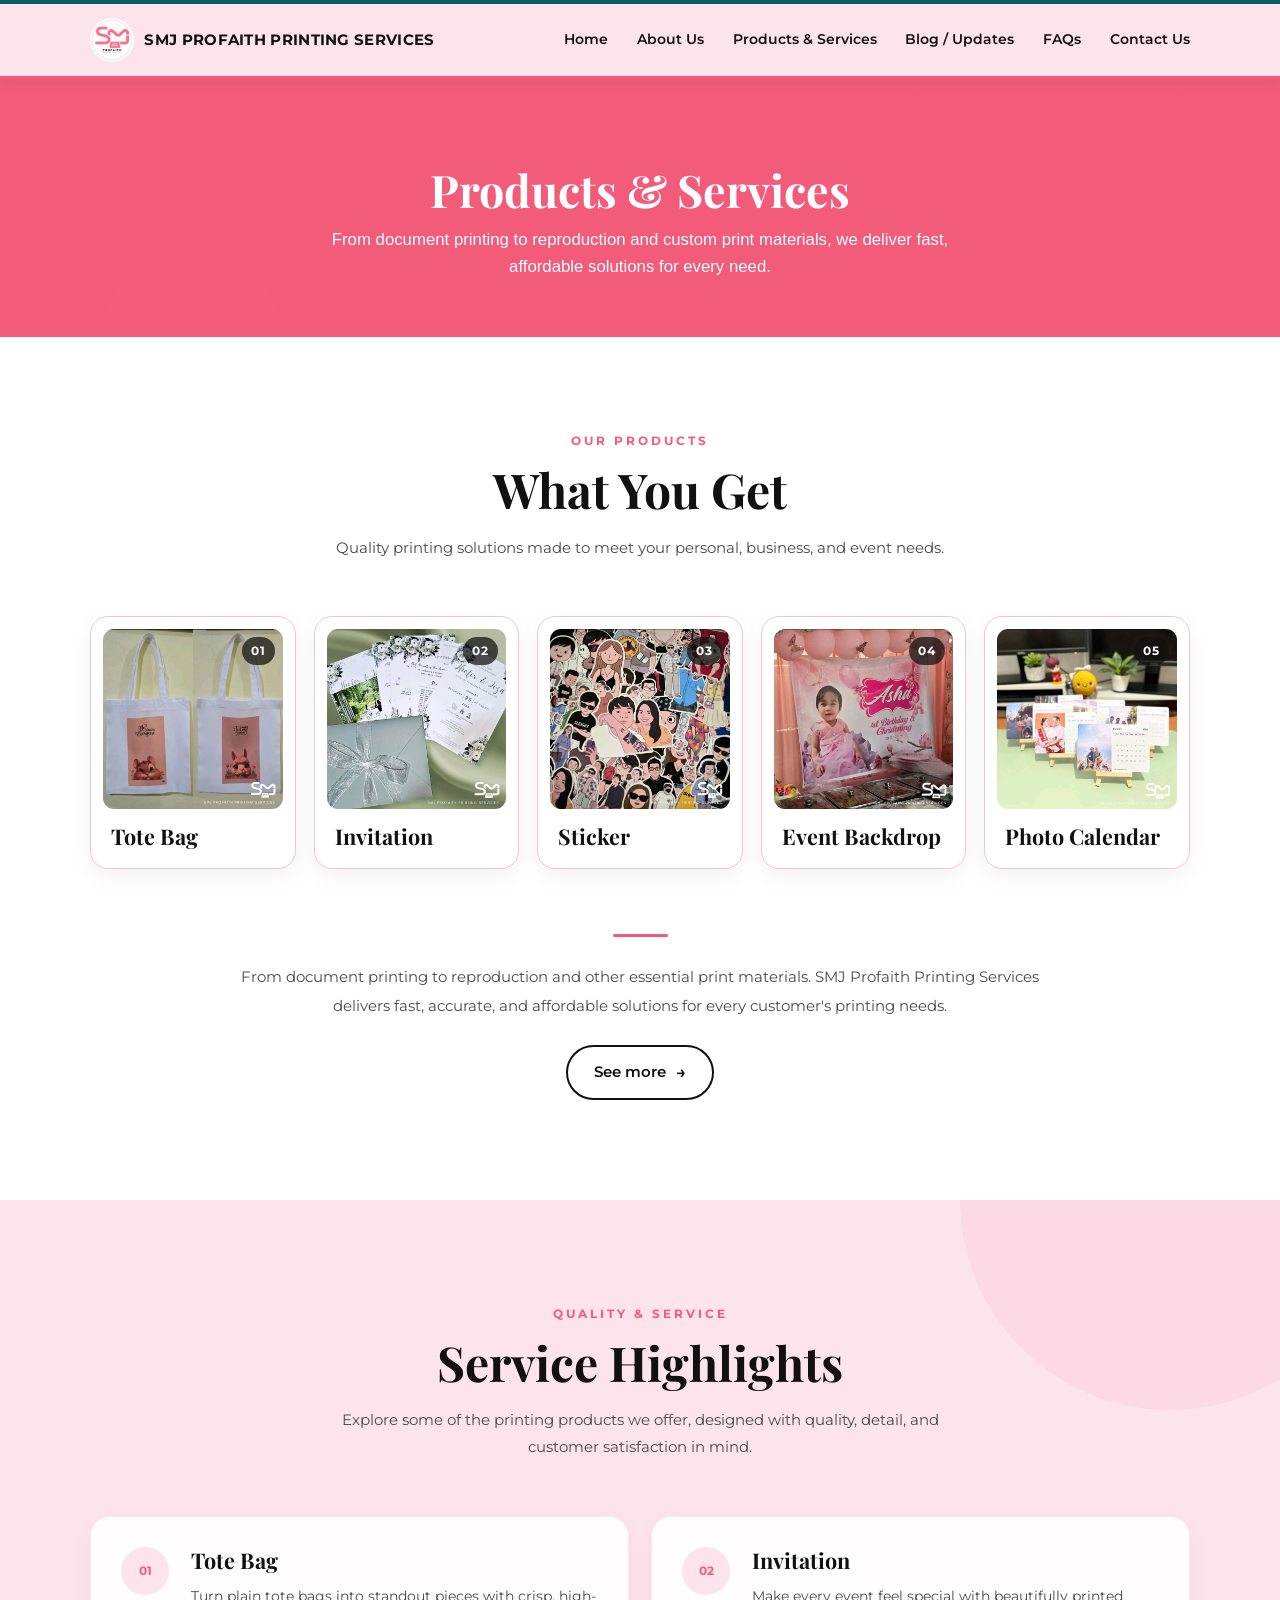
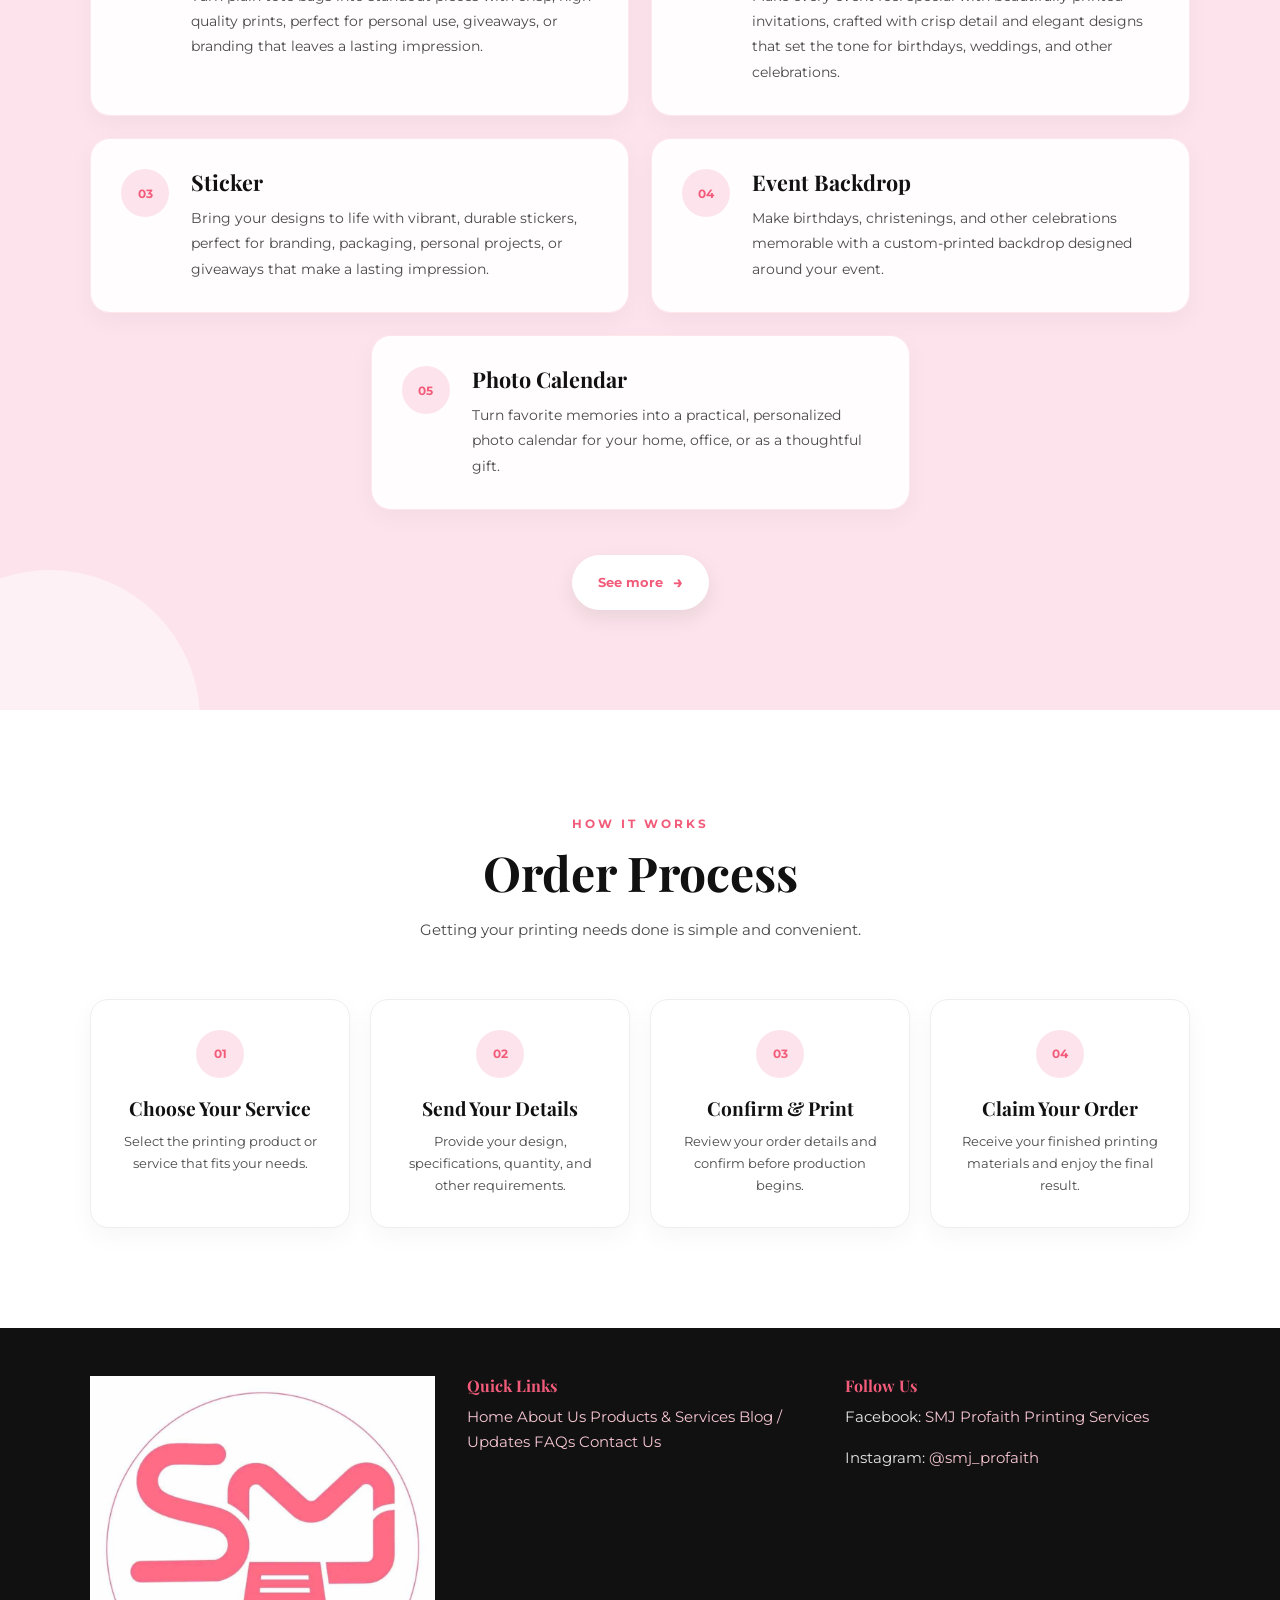
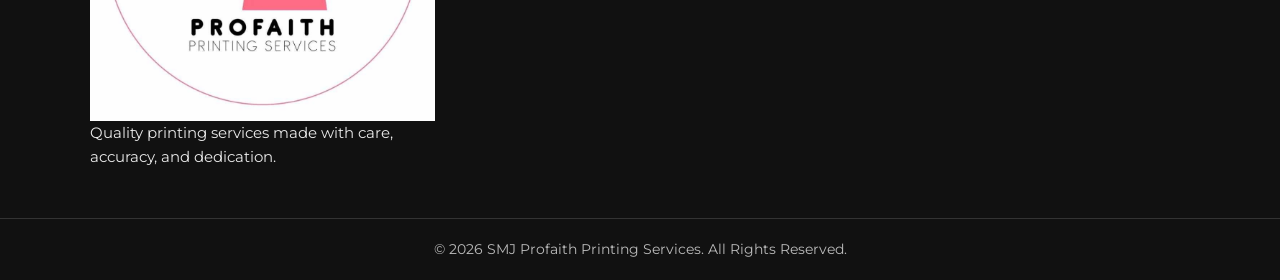
<file: services.html>
<!DOCTYPE html>
<html lang="en">
<head>
  <meta charset="UTF-8">
  <meta name="viewport" content="width=device-width, initial-scale=1.0">

  <title>Products & Services | SMJ Profaith Printing Services</title>

  <!-- Google Fonts -->
  <link rel="preconnect" href="https://fonts.googleapis.com">
  <link rel="preconnect" href="https://fonts.gstatic.com" crossorigin>
  <link href="https://fonts.googleapis.com/css2?family=Montserrat:wght@400;500;600;700&family=Playfair+Display:wght@600;700&display=swap" rel="stylesheet">

  <link rel="stylesheet" href="css/base.css">
  <link rel="stylesheet" href="css/pages.css">
  <link rel="stylesheet" href="css/services.css">
  <link rel="stylesheet" href="css/home.css">
</head>

<body>

  <!-- ===== HEADER / NAVIGATION ===== -->
<header class="site-header">
  <div class="container nav-wrap">

    <a href="index.html" class="brand">
      <img
        src="assets/logo.png"
        alt="SMJ Profaith Printing Services logo"
        width="44"
        height="44"
      >
      <span>SMJ Profaith Printing Services</span>
    </a>

    <button
      class="nav-toggle"
      aria-expanded="false"
      aria-controls="site-nav"
      aria-label="Toggle navigation menu"
    >
      <span></span>
      <span></span>
      <span></span>
    </button>

    <nav
      id="site-nav"
      class="site-nav"
      aria-label="Main navigation"
    >
      <ul>
        <li>
          <a href="index.html">Home</a>
        </li>

        <li>
          <a href="about.html">About Us</a>
        </li>

        <li>
          <a
            href="services.html"
            aria-current="page"
          >
            Products &amp; Services
          </a>
        </li>

        <li>
          <a href="blog.html">Blog / Updates</a>
        </li>

        <li>
          <a href="faqs.html">FAQs</a>
        </li>

        <li>
          <a href="contact.html">Contact Us</a>
        </li>
      </ul>
    </nav>

  </div>
</header>


  <!-- ===== PAGE BANNER ===== -->
  <section class="page-banner services-banner">
    <div class="container">
      <p class="banner-label">WHAT WE OFFER</p>

      <h1>Products & Services</h1>

      <p>
        From document printing to reproduction and custom print materials,
        we deliver fast, affordable solutions for every need.
      </p>
    </div>
  </section>


  <!-- ===== WHAT YOU GET ===== -->
  <section class="section what-you-get-section">
    <div class="container">

      <div class="section-heading">
        <span class="section-label">OUR PRODUCTS</span>
        <h2 class="section-title">What You Get</h2>

        <p class="section-intro">
          Quality printing solutions made to meet your personal,
          business, and event needs.
        </p>
      </div>


      <div class="what-you-get-grid">

        <article class="simple-product-card reveal">
          <span class="product-number">01</span>
          <img src="assets/products/tote-bag.jpg" alt="Two custom printed tote bags with colorful designs" width="640" height="642" loading="lazy">
          <h3>Tote Bag</h3>
        </article>

        <article class="simple-product-card reveal">
          <span class="product-number">02</span>
          <img src="assets/products/invitations.jpg" alt="Custom floral invitations and a matching envelope" width="640" height="640" loading="lazy">
          <h3>Invitation</h3>
        </article>

        <article class="simple-product-card reveal">
          <span class="product-number">03</span>
          <img src="assets/products/stickers.jpg" alt="A colorful collection of custom illustrated stickers" width="640" height="639" loading="lazy">
          <h3>Sticker</h3>
        </article>

        <article class="simple-product-card reveal">
          <span class="product-number">04</span>
          <img src="assets/products/event-backdrop.jpg" alt="Custom printed pink birthday and christening event backdrop" width="640" height="638" loading="lazy">
          <h3>Event Backdrop</h3>
        </article>

        <article class="simple-product-card reveal">
          <span class="product-number">05</span>
          <img src="assets/products/photo-calendars.jpg" alt="Custom photo calendars displayed on small easels" width="640" height="634" loading="lazy">
          <h3>Photo Calendar</h3>
        </article>

      </div>


      <div class="what-you-get-description reveal">

        <div class="description-line"></div>

        <p>
          From document printing to reproduction and other essential print
          materials. SMJ Profaith Printing Services delivers fast, accurate,
          and affordable solutions for every customer's printing needs.
        </p>

        <a href="contact.html" class="btn btn-outline">
          See more
          <span>→</span>
        </a>

      </div>

    </div>
  </section>


  <!-- ===== SERVICE HIGHLIGHTS ===== -->
  <section class="section service-highlights-section">
    <div class="container">

      <div class="section-heading light-heading">
        <span class="section-label">QUALITY & SERVICE</span>

        <h2 class="section-title">
          Service Highlights
        </h2>

        <p class="section-intro">
          Explore some of the printing products we offer,
          designed with quality, detail, and customer satisfaction in mind.
        </p>
      </div>


      <div class="service-highlight-grid">

        <!-- Tote Bag -->
        <article class="highlight-card reveal">

          <div class="highlight-number">01</div>

          <div class="highlight-content">
            <h3>Tote Bag</h3>

            <p>
              Turn plain tote bags into standout pieces with crisp,
              high-quality prints, perfect for personal use, giveaways,
              or branding that leaves a lasting impression.
            </p>
          </div>

        </article>


        <!-- Invitation -->
        <article class="highlight-card reveal">

          <div class="highlight-number">02</div>

          <div class="highlight-content">
            <h3>Invitation</h3>

            <p>
              Make every event feel special with beautifully printed
              invitations, crafted with crisp detail and elegant designs
              that set the tone for birthdays, weddings, and other celebrations.
            </p>
          </div>

        </article>


        <!-- Sticker -->
        <article class="highlight-card reveal">

          <div class="highlight-number">03</div>

          <div class="highlight-content">
            <h3>Sticker</h3>

            <p>
              Bring your designs to life with vibrant, durable stickers,
              perfect for branding, packaging, personal projects,
              or giveaways that make a lasting impression.
            </p>
          </div>

        </article>


        <!-- Event Backdrop -->
        <article class="highlight-card reveal">

          <div class="highlight-number">04</div>

          <div class="highlight-content">
            <h3>Event Backdrop</h3>

            <p>
              Make birthdays, christenings, and other celebrations
              memorable with a custom-printed backdrop designed
              around your event.
            </p>
          </div>

        </article>


        <!-- Photo Calendar -->
        <article class="highlight-card reveal">

          <div class="highlight-number">05</div>

          <div class="highlight-content">
            <h3>Photo Calendar</h3>

            <p>
              Turn favorite memories into a practical, personalized
              photo calendar for your home, office, or as a thoughtful gift.
            </p>
          </div>

        </article>

      </div>


      <div class="service-highlights-button reveal">
        <a href="contact.html" class="btn btn-white">
          See more
          <span>→</span>
        </a>
      </div>

    </div>
  </section>


  <!-- ===== ORDER PROCESS ===== -->
  <section class="section order-process-section">
    <div class="container">

      <div class="section-heading">
        <span class="section-label">HOW IT WORKS</span>

        <h2 class="section-title">
          Order Process
        </h2>

        <p class="section-intro">
          Getting your printing needs done is simple and convenient.
        </p>
      </div>


      <div class="process-grid">

        <div class="process-card reveal">
          <span>01</span>
          <h3>Choose Your Service</h3>
          <p>
            Select the printing product or service that fits your needs.
          </p>
        </div>

        <div class="process-card reveal">
          <span>02</span>
          <h3>Send Your Details</h3>
          <p>
            Provide your design, specifications, quantity, and other requirements.
          </p>
        </div>

        <div class="process-card reveal">
          <span>03</span>
          <h3>Confirm & Print</h3>
          <p>
            Review your order details and confirm before production begins.
          </p>
        </div>

        <div class="process-card reveal">
          <span>04</span>
          <h3>Claim Your Order</h3>
          <p>
            Receive your finished printing materials and enjoy the final result.
          </p>
        </div>

      </div>

    </div>
  </section>


  <!-- ===== FOOTER ===== -->
  <footer class="site-footer">

    <div class="container footer-grid">

      <div>
        <img
          src="assets/logo.png"
          alt="SMJ Profaith Printing Services logo"
          class="footer-logo"
        >

        <p>
          Quality printing services made with care,
          accuracy, and dedication.
        </p>
      </div>


      <div>
        <h3>Quick Links</h3>

        <a href="index.html">Home</a>
        <a href="about.html">About Us</a>
        <a href="services.html">Products & Services</a>
        <a href="blog.html">Blog / Updates</a>
        <a href="faqs.html">FAQs</a>
        <a href="contact.html">Contact Us</a>
      </div>


      <div>
        <h3>Follow Us</h3>

        <p>
          Facebook:
          <a
            href="https://www.facebook.com/share/1EsnK7q3xP/"
            target="_blank"
            rel="noopener noreferrer"
          >
            SMJ Profaith Printing Services
          </a>
        </p>

        <p>
          Instagram:
          <a
            href="https://www.instagram.com/smj_profaith/"
            target="_blank"
            rel="noopener noreferrer"
          >
            @smj_profaith
          </a>
        </p>

      </div>

    </div>


    <div class="footer-bottom">
      <p>
        © 2026 SMJ Profaith Printing Services. All Rights Reserved.
      </p>
    </div>

  </footer>


  <script src="script.js"></script>

</body>
</html>
</file>
<file: css/base.css>
/* Shared foundations, global components, and core responsive rules. */
:root {
  --pink:        #f25c7a;   /* brand pink (from logo)      */
  --pink-dark:   #d43f60;   /* hover / emphasis             */
  --pink-soft:   #fde4ec;   /* section backgrounds          */
  --white:       #ffffff;
  --black:       #111111;   /* headings & body text         */
  --gray:        #4a4a4a;   /* secondary text               */
  --border:      #f1c3d1;

  --font-heading: "Playfair Display", "Times New Roman", Times, serif;
  --font-ui:      "Montserrat", "Roboto", Arial, sans-serif;
  --font-body:    "Roboto", Arial, sans-serif;

  --radius:      14px;
  --shadow:      0 6px 18px rgba(0, 0, 0, 0.08);
  --max-width:   1140px;
}


/* --------------------------------------------------------------------------
   2. Base / reset
   -------------------------------------------------------------------------- */
*,
*::before,
*::after {
  box-sizing: border-box;
}

html {
  scroll-behavior: smooth;
  scroll-padding-top: 90px;   /* keeps headings clear of the sticky header */
}

body {
  margin: 0;
  font-family: var(--font-body);
  font-size: 1rem;
  line-height: 1.6;
  color: var(--black);
  background: var(--white);
}

img {
  max-width: 100%;
  height: auto;
  display: block;
}

a {
  color: var(--pink-dark);
  text-decoration: none;
}

a:hover,
a:focus {
  text-decoration: underline;
}

:focus-visible {
  outline: 3px solid var(--pink);
  outline-offset: 3px;
}

h1, h2, h3 {
  font-family: var(--font-heading);
  line-height: 1.25;
  margin: 0 0 0.6rem;
}

p {
  margin: 0 0 1rem;
}

ul, ol {
  margin: 0;
  padding: 0;
}


/* --------------------------------------------------------------------------
   3. Layout helpers
   -------------------------------------------------------------------------- */
.container {
  width: 100%;
  max-width: var(--max-width);
  margin: 0 auto;
  padding: 0 1.25rem;
}

.section {
  padding: 4rem 0;
}

.section-pink {
  background: var(--pink-soft);
}

.section-title {
  font-size: clamp(1.6rem, 3vw, 2.2rem);
  text-align: center;
  margin-bottom: 1.5rem;
}

.section-title.left {
  text-align: left;
}

.section-intro {
  text-align: center;
  color: var(--gray);
  max-width: 640px;
  margin: 0 auto 2rem;
}

.card-grid {
  display: grid;
  grid-template-columns: repeat(auto-fit, minmax(230px, 1fr));
  gap: 1.5rem;
}

.card-grid.two-col {
  grid-template-columns: repeat(auto-fit, minmax(300px, 1fr));
}

.split {
  display: grid;
  grid-template-columns: 1fr 1fr;
  gap: 3rem;
  align-items: center;
}


/* --------------------------------------------------------------------------
   4. Buttons
   -------------------------------------------------------------------------- */
.btn {
  display: inline-block;
  font-family: var(--font-ui);
  font-weight: 600;
  font-size: 0.95rem;
  padding: 0.75rem 1.6rem;
  border-radius: 999px;
  border: 2px solid var(--black);
  cursor: pointer;
  transition: background 0.2s ease, color 0.2s ease, transform 0.2s ease;
  text-align: center;
}

.btn:hover,
.btn:focus {
  transform: translateY(-2px);
  text-decoration: none;
}

.btn-primary {
  background: var(--black);
  color: var(--white);
}

.btn-primary:hover,
.btn-primary:focus {
  background: var(--pink);
  border-color: var(--pink);
  color: var(--white);
}

.btn-outline {
  background: var(--white);
  color: var(--black);
}

.btn-outline:hover,
.btn-outline:focus {
  background: var(--pink);
  border-color: var(--pink);
  color: var(--white);
}

.btn-block {
  width: 100%;
}

.btn-group {
  display: flex;
  flex-wrap: wrap;
  gap: 1rem;
  margin-top: 1.5rem;
}


/* --------------------------------------------------------------------------
   5. Header & Navigation
   -------------------------------------------------------------------------- */

.site-header {
  position: sticky;
  top: 0;
  z-index: 1000;
  background: var(--pink-soft);
  border-top: 4px solid #075f61;
  border-bottom: 3px solid var(--pink);
  box-shadow: 0 3px 12px rgba(0, 0, 0, 0.06);
}

.nav-wrap {
  display: flex;
  align-items: center;
  justify-content: space-between;
  min-height: 72px;
  gap: 2rem;
}

/* ===== BRAND ===== */

.brand {
  display: flex;
  align-items: center;
  gap: 0.65rem;
  flex-shrink: 0;

  color: var(--black);
  font-family: var(--font-ui);
  font-size: 0.95rem;
  font-weight: 700;
  letter-spacing: 0.02em;
  text-transform: uppercase;

  text-decoration: none;
}

.brand:hover,
.brand:focus {
  color: var(--black);
  text-decoration: none;
}

.brand img {
  width: 44px;
  height: 44px;
  border-radius: 50%;
  object-fit: cover;
  flex-shrink: 0;
}

/* ===== DESKTOP NAVIGATION ===== */

.site-nav {
  margin-left: auto;
}

.site-nav ul {
  display: flex;
  align-items: center;
  gap: 1.8rem;

  margin: 0;
  padding: 0;

  list-style: none;
}

/*
  IMPORTANT:
  Every navigation link uses exactly the same styling.
  This prevents Products & Services from looking different.
*/

.site-nav ul li {
  margin: 0;
  padding: 0;
}

.site-nav ul li a,
.site-nav ul li a:link,
.site-nav ul li a:visited {
  display: inline-block;

  padding: 0.35rem 0;

  color: var(--black);
  background: transparent;

  border: none;
  border-bottom: 2px solid transparent;
  border-radius: 0;

  font-family: var(--font-ui);
  font-size: 0.9rem;
  font-weight: 600;
  line-height: 1.4;

  text-decoration: none;
  white-space: nowrap;

  transition:
    color 0.2s ease,
    border-color 0.2s ease;
}

/* Same hover effect for EVERY navigation item */

.site-nav ul li a:hover,
.site-nav ul li a:focus-visible {
  color: var(--pink-dark);
  background: transparent;
  border-bottom-color: var(--pink);

  text-decoration: none;
}

/* Active page */

.site-nav ul li a[aria-current="page"] {
  color: var(--pink-dark);
  background: transparent;
  border-bottom-color: var(--pink);

  text-decoration: none;
}

/*
  Explicitly force Products & Services to behave exactly
  like the other navigation links.
*/

.site-nav ul li a[href="services.html"] {
  color: var(--black);
  background: transparent;

  border: none;
  border-bottom: 2px solid transparent;
  border-radius: 0;

  padding: 0.35rem 0;

  font-family: var(--font-ui);
  font-size: 0.9rem;
  font-weight: 600;

  text-decoration: none;
}

.site-nav ul li a[href="services.html"]:hover,
.site-nav ul li a[href="services.html"]:focus-visible {
  color: var(--pink-dark);
  background: transparent;
  border-bottom-color: var(--pink);

  text-decoration: none;
}


/* ===== HAMBURGER BUTTON ===== */

.nav-toggle {
  display: none;

  flex-direction: column;
  justify-content: space-between;

  gap: 5px;

  width: 36px;
  height: 30px;

  padding: 0;

  background: transparent;
  border: none;

  cursor: pointer;
}

.nav-toggle span {
  display: block;

  width: 100%;
  height: 3px;

  background: var(--black);
  border-radius: 2px;

  transition:
    transform 0.25s ease,
    opacity 0.25s ease;
}

.nav-toggle[aria-expanded="true"] span:nth-child(1) {
  transform: translateY(8px) rotate(45deg);
}

.nav-toggle[aria-expanded="true"] span:nth-child(2) {
  opacity: 0;
}

.nav-toggle[aria-expanded="true"] span:nth-child(3) {
  transform: translateY(-8px) rotate(-45deg);
}

/* --------------------------------------------------------------------------
   6. Hero (home page)
   -------------------------------------------------------------------------- */
.hero {
  padding: 4rem 0;
  background: linear-gradient(180deg, var(--pink-soft) 0%, var(--white) 100%);
}

.hero-grid {
  display: grid;
  grid-template-columns: 1.1fr 0.9fr;
  gap: 3rem;
  align-items: center;
}

.hero h1 {
  font-size: clamp(2.2rem, 5vw, 3.4rem);
  font-weight: 700;
}

.hero .accent {
  color: var(--pink);
}

.tagline {
  font-family: var(--font-heading);
  font-size: 1.25rem;
  color: var(--pink-dark);
}

.hero-card {
  background: var(--white);
  border-radius: var(--radius);
  box-shadow: var(--shadow);
  padding: 2rem;
  text-align: center;
  border: 1px solid var(--border);
}

.hero-card img {
  margin: 0 auto;
  max-width: 280px;
}


/* --------------------------------------------------------------------------
   7. Cards & highlights
   -------------------------------------------------------------------------- */
.card {
  background: var(--white);
  border: 1px solid var(--border);
  border-radius: var(--radius);
  padding: 1.75rem 1.5rem;
  box-shadow: var(--shadow);
  transition: transform 0.25s ease, box-shadow 0.25s ease;
}

.card:hover {
  transform: translateY(-4px);
  box-shadow: 0 10px 24px rgba(0, 0, 0, 0.12);
}

.card h3 {
  font-size: 1.2rem;
  color: var(--black);
}

.card p {
  color: var(--gray);
  margin: 0;
}

.card-large {
  padding: 2.25rem 2rem;
}

.card-icon {
  font-size: 2rem;
  margin-bottom: 0.75rem;
}

.chip-list {
  list-style: none;
  display: flex;
  flex-wrap: wrap;
  justify-content: center;
  gap: 0.75rem;
  margin-top: 2.5rem;
}

.chip-list li {
  font-family: var(--font-ui);
  font-weight: 600;
  font-size: 0.9rem;
  background: var(--pink);
  color: var(--white);
  padding: 0.5rem 1.1rem;
  border-radius: 999px;
}

.logo-panel,
.form-wrap,
.contact-info {
  background: var(--white);
  border-radius: var(--radius);
  box-shadow: var(--shadow);
  padding: 2rem;
  border: 1px solid var(--border);
}

.logo-panel img {
  margin: 0 auto;
  max-width: 260px;
}


/* --------------------------------------------------------------------------
   8. Page banner (inner pages)
   -------------------------------------------------------------------------- */
.page-banner {
  background: var(--pink);
  color: var(--white);
  text-align: center;
  padding: 3.5rem 0;
}

.page-banner h1 {
  font-size: clamp(2rem, 4vw, 2.8rem);
  color: var(--white);
}

.page-banner p {
  max-width: 680px;
  margin: 0 auto;
  font-size: 1.05rem;
}


/* --------------------------------------------------------------------------
   9. About Us: objectives
   -------------------------------------------------------------------------- */
.objectives {
  list-style: none;
  display: grid;
  grid-template-columns: repeat(auto-fit, minmax(220px, 1fr));
  gap: 1.5rem;
  counter-reset: obj;
}

.objectives li.card {
  position: relative;
  padding-top: 2.5rem;
}

.objectives li.card::before {
  counter-increment: obj;
  content: counter(obj);
  position: absolute;
  top: -16px;
  left: 1.25rem;
  width: 34px;
  height: 34px;
  line-height: 34px;
  text-align: center;
  font-family: var(--font-ui);
  font-weight: 700;
  background: var(--black);
  color: var(--white);
  border-radius: 50%;
}


/* --------------------------------------------------------------------------
   10. Products & Services
   -------------------------------------------------------------------------- */
.product-card {
  border-top: 5px solid var(--pink);
}

.steps {
  list-style: none;
  display: grid;
  grid-template-columns: repeat(auto-fit, minmax(220px, 1fr));
  gap: 1.5rem;
  counter-reset: step;
}

.step {
  position: relative;
  background: var(--white);
  border-radius: var(--radius);
  padding: 2rem 1.5rem 1.5rem;
  box-shadow: var(--shadow);
  border: 1px solid var(--border);
  text-align: center;
}

.step-number {
  display: inline-flex;
  align-items: center;
  justify-content: center;
  width: 48px;
  height: 48px;
  margin: 0 auto 0.75rem;
  border-radius: 50%;
  background: var(--pink);
  color: var(--white);
  font-family: var(--font-ui);
  font-weight: 700;
  font-size: 1.2rem;
}

.step h3 {
  font-size: 1.1rem;
}

.step p {
  color: var(--gray);
  font-size: 0.95rem;
  margin: 0;
}

.cta-inline {
  text-align: center;
  margin-top: 2.5rem;
}


/* --------------------------------------------------------------------------
   11. Contact page
   -------------------------------------------------------------------------- */
.contact-grid {
  display: grid;
  grid-template-columns: 1.2fr 0.8fr;
  gap: 2.5rem;
  align-items: start;
  margin-bottom: 3rem;
}

.form-group {
  margin-bottom: 1.1rem;
}

.form-group label {
  display: block;
  font-family: var(--font-ui);
  font-weight: 600;
  font-size: 0.9rem;
  margin-bottom: 0.35rem;
}

.required {
  color: var(--pink-dark);
}

.inquiry-form input,
.inquiry-form select,
.inquiry-form textarea {
  width: 100%;
  font-family: var(--font-body);
  font-size: 1rem;
  padding: 0.7rem 0.9rem;
  border: 1.5px solid #cfcfcf;
  border-radius: 8px;
  background: var(--white);
  transition: border-color 0.2s ease, box-shadow 0.2s ease;
}

.inquiry-form input:focus,
.inquiry-form select:focus,
.inquiry-form textarea:focus {
  outline: none;
  border-color: var(--pink);
  box-shadow: 0 0 0 3px rgba(242, 92, 122, 0.2);
}

.inquiry-form textarea {
  resize: vertical;
}

.inquiry-form .invalid {
  border-color: #c0392b;
}

.error-msg {
  display: block;
  min-height: 1rem;
  color: #c0392b;
  font-size: 0.82rem;
  margin-top: 0.25rem;
}

.form-status {
  margin-top: 1rem;
  font-weight: 600;
  text-align: center;
  min-height: 1.5rem;
}

.form-status.success {
  color: #1e7b45;
}

.form-status.error {
  color: #c0392b;
}

.form-note {
  font-size: 0.8rem;
  color: var(--gray);
  text-align: center;
  margin-top: 0.75rem;
}

.info-block {
  margin-bottom: 1.5rem;
  padding-bottom: 1.25rem;
  border-bottom: 1px dashed var(--border);
}

.info-block:last-child {
  border-bottom: none;
}

.info-block h3 {
  font-family: var(--font-ui);
  font-size: 0.85rem;
  letter-spacing: 0.08em;
  text-transform: uppercase;
  color: var(--pink-dark);
  margin-bottom: 0.4rem;
}

.info-block p {
  margin: 0;
}

.social-links {
  list-style: none;
}

.social-links li {
  margin-bottom: 0.4rem;
}

.map-wrap {
  border-radius: var(--radius);
  overflow: hidden;
  box-shadow: var(--shadow);
  border: 1px solid var(--border);
}


/* --------------------------------------------------------------------------
   12. Footer
   -------------------------------------------------------------------------- */
.site-footer {
  background: var(--black);
  color: #e8e8e8;
  padding-top: 3rem;
  font-size: 0.95rem;
}

.site-footer h3 {
  font-family: var(--font-ui);
  font-size: 1rem;
  color: var(--pink);
}

.site-footer a {
  color: #f7c6d3;
}

.site-footer a:hover,
.site-footer a:focus {
  color: var(--white);
}

.site-footer ul {
  list-style: none;
}

.site-footer li {
  margin-bottom: 0.4rem;
}

.footer-grid {
  display: grid;
  grid-template-columns: repeat(auto-fit, minmax(220px, 1fr));
  gap: 2rem;
  padding-bottom: 2rem;
}

.footer-bottom {
  border-top: 1px solid #333;
  text-align: center;
  padding: 1.25rem 0;
  font-size: 0.85rem;
  color: #bbb;
}

.footer-bottom p {
  margin: 0;
}


/* --------------------------------------------------------------------------
   13. Scroll reveal animation
   -------------------------------------------------------------------------- */
.reveal {
  opacity: 0;
  transform: translateY(20px);
  transition: opacity 0.6s ease, transform 0.6s ease;
}

.reveal.visible {
  opacity: 1;
  transform: translateY(0);
}

/* Respect users who prefer reduced motion */
@media (prefers-reduced-motion: reduce) {
  *,
  *::before,
  *::after {
    transition: none !important;
    animation: none !important;
    scroll-behavior: auto !important;
  }

  .reveal {
    opacity: 1;
    transform: none;
  }
}


/* --------------------------------------------------------------------------
   14. Responsive design
   -------------------------------------------------------------------------- */

/* Tablets and below */
@media (max-width: 900px) {
  .hero-grid,
  .split,
  .contact-grid {
    grid-template-columns: 1fr;
  }

  .hero-card {
    order: -1;
  }
}

/* Mobile: hamburger menu */
@media (max-width: 1000px) {

  .nav-wrap {
    min-height: 68px;
  }

  .nav-toggle {
    display: flex;
    flex-shrink: 0;
  }

  .site-nav {
    position: absolute;
    top: 100%;
    left: 0;
    right: 0;

    margin-left: 0;

    background: var(--pink-soft);

    border-bottom: 3px solid var(--pink);

    display: none;

    box-shadow: 0 8px 18px rgba(0, 0, 0, 0.08);
  }

  .site-nav.open {
    display: block;
  }

  .site-nav ul {
    display: flex;
    flex-direction: column;
    align-items: stretch;

    gap: 0;
  }

  .site-nav ul li {
    border-top: 1px solid var(--border);
  }

  .site-nav ul li a,
  .site-nav ul li a:link,
  .site-nav ul li a:visited,
  .site-nav ul li a[href="services.html"] {
    display: block;

    width: 100%;

    padding: 0.9rem 1.25rem;

    color: var(--black);
    background: transparent;

    border: none;
    border-radius: 0;

    font-family: var(--font-ui);
    font-size: 0.9rem;
    font-weight: 600;

    text-decoration: none;
  }

  .site-nav ul li a:hover,
  .site-nav ul li a:focus-visible,
  .site-nav ul li a[aria-current="page"] {
    color: var(--pink-dark);
    background: var(--pink-soft);

    border: none;
    text-decoration: none;
  }

  .site-nav ul li a[href="services.html"]:hover,
  .site-nav ul li a[href="services.html"]:focus-visible {
    color: var(--pink-dark);
    background: var(--pink-soft);

    border: none;
    text-decoration: none;
  }

  .section {
    padding: 3rem 0;
  }

  .brand span {
    font-size: 0.8rem;
  }
}
</file>
<file: css/pages.css>
/* Styles for the blog, FAQ, and general page-specific components. */
/* ==========================================================================
   15. Blog / Updates
   ========================================================================== */

.blog-card {
  text-align: left;
  border-top: 5px solid var(--pink);
}

.blog-icon {
  font-size: 2.2rem;
  margin-bottom: 0.75rem;
}

.update-note {
  font-size: 0.85rem;
  font-style: italic;
  color: var(--pink-dark) !important;
  margin-top: 1rem !important;
}

.text-link {
  display: inline-block;
  margin-top: 1rem;
  font-family: var(--font-ui);
  font-weight: 600;
  color: var(--pink-dark);
}

.text-link:hover {
  color: var(--pink);
}

.community-content {
  background: var(--white);
  border: 1px solid var(--border);
  border-radius: var(--radius);
  box-shadow: var(--shadow);
  padding: 2rem;
  max-width: 850px;
  margin: 0 auto;
}

.community-content > div {
  padding: 1.25rem 0;
  border-bottom: 1px dashed var(--border);
}

.community-content > div:first-child {
  padding-top: 0;
}

.community-content > div:last-child {
  border-bottom: none;
  padding-bottom: 0;
}

.community-content h3 {
  color: var(--black);
  font-size: 1.2rem;
}


/* ==========================================================================
   16. FAQs
   ========================================================================== */

.faq-list {
  max-width: 850px;
  margin: 0 auto;
}

.faq-item {
  background: var(--white);
  border: 1px solid var(--border);
  border-radius: var(--radius);
  box-shadow: var(--shadow);
  margin-bottom: 1rem;
  overflow: hidden;
}

.faq-question {
  width: 100%;
  display: flex;
  align-items: center;
  justify-content: space-between;
  gap: 1rem;
  padding: 1.2rem 1.4rem;
  background: var(--white);
  color: var(--black);
  border: none;
  cursor: pointer;
  text-align: left;
  font-family: var(--font-ui);
  font-size: 0.95rem;
  font-weight: 600;
}

.faq-question:hover,
.faq-question:focus {
  background: var(--pink-soft);
}

.faq-icon {
  flex-shrink: 0;
  width: 28px;
  height: 28px;
  display: inline-flex;
  align-items: center;
  justify-content: center;
  border-radius: 50%;
  background: var(--pink);
  color: var(--white);
  font-size: 1.2rem;
  line-height: 1;
  transition: transform 0.2s ease;
}

.faq-question[aria-expanded="true"] .faq-icon {
  transform: rotate(45deg);
}

.faq-answer {
  display: none;
  padding: 0 1.4rem 1.3rem;
  border-top: 1px solid var(--border);
}

.faq-answer p {
  color: var(--gray);
  margin: 1rem 0 0;
}

.faq-item.open .faq-answer {
  display: block;
}

.faq-contact {
  max-width: 850px;
  margin: 2.5rem auto 0;
  padding: 2rem;
  text-align: center;
  background: var(--pink-soft);
  border: 1px solid var(--border);
  border-radius: var(--radius);
}

.faq-contact h3 {
  font-size: 1.4rem;
}

.faq-contact p {
  color: var(--gray);
}
.featured-works {
  background: var(--white);
}

.featured-card:hover {
  transform: translateY(-6px);
  box-shadow: 0 14px 30px rgba(0, 0, 0, 0.12);
}

.image-button {
  position: relative;
  display: block;
  width: 100%;
  padding: 0;
  border: none;
  background: var(--pink-soft);
  cursor: pointer;
  overflow: hidden;
}

.image-button img {
  width: 100%;
  height: 300px;
  object-fit: cover;
  transition: transform 0.45s ease;
}

.image-button:hover img,
.image-button:focus img {
  transform: scale(1.06);
}

.zoom-label {
  position: absolute;
  left: 50%;
  bottom: 1rem;
  transform: translateX(-50%);
  background: rgba(17, 17, 17, 0.82);
  color: var(--white);
  padding: 0.45rem 0.9rem;
  border-radius: 999px;
  font-family: var(--font-ui);
  font-size: 0.78rem;
  font-weight: 600;
  opacity: 0;
  transition: opacity 0.25s ease;
  pointer-events: none;
  white-space: nowrap;
}

.image-button:hover .zoom-label,
.image-button:focus .zoom-label {
  opacity: 1;
}

.featured-content {
  padding: 1.4rem 1.5rem 1.6rem;
  text-align: center;
}

.featured-content h3 {
  font-size: 1.25rem;
  margin-bottom: 0.45rem;
  color: var(--black);
}

.featured-content p {
  color: var(--gray);
  margin: 0;
  font-size: 0.95rem;
}

.image-lightbox {
  position: fixed;
  inset: 0;
  z-index: 9999;
  display: flex;
  align-items: center;
  justify-content: center;
  padding: 2rem;
  background: rgba(17, 17, 17, 0.88);
  opacity: 0;
  visibility: hidden;
  pointer-events: none;
  transition: opacity 0.3s ease, visibility 0.3s ease;
}

.image-lightbox.active {
  opacity: 1;
  visibility: visible;
  pointer-events: auto;
}

.lightbox-content {
  max-width: 1000px;
  max-height: 90vh;
  text-align: center;
  transform: scale(0.85);
  transition: transform 0.35s ease;
}

.image-lightbox.active .lightbox-content {
  transform: scale(1);
}

.lightbox-content img {
  max-width: 100%;
  max-height: 78vh;
  width: auto;
  height: auto;
  margin: 0 auto;
  border-radius: var(--radius);
  box-shadow: 0 20px 50px rgba(0, 0, 0, 0.35);
  object-fit: contain;
}

.lightbox-content p {
  margin: 1rem 0 0;
  color: var(--white);
  font-family: var(--font-ui);
  font-weight: 600;
  font-size: 1rem;
}

.lightbox-close {
  position: absolute;
  top: 1.25rem;
  right: 1.5rem;
  width: 46px;
  height: 46px;
  display: flex;
  align-items: center;
  justify-content: center;
  border: 2px solid var(--white);
  border-radius: 50%;
  background: transparent;
  color: var(--white);
  font-size: 2rem;
  line-height: 1;
  cursor: pointer;
  transition: background 0.2s ease, color 0.2s ease, transform 0.2s ease;
}

.lightbox-close:hover,
.lightbox-close:focus {
  background: var(--pink);
  border-color: var(--pink);
  transform: rotate(90deg);
}

body.lightbox-open {
  overflow: hidden;
}

@media (max-width: 700px) {
  .featured-grid {
    grid-template-columns: 1fr;
    gap: 1.5rem;
  }

  .image-button img {
    height: 260px;
  }

  .image-lightbox {
    padding: 1rem;
  }

  .lightbox-content img {
    max-height: 75vh;
  }

  .lightbox-close {
    top: 0.8rem;
    right: 0.8rem;
    width: 42px;
    height: 42px;
  }
}
.what-you-get-products {
  margin-bottom: 20px;
}

.what-you-get-description {
  max-width: 850px;
  margin: 35px auto 0;
  text-align: center;
}

.what-you-get-description p {
  margin-bottom: 20px;
  line-height: 1.8;
}

.what-you-get-description .btn {
  display: inline-block;
}

.service-highlights {
  margin-top: 0;
}

.service-highlights-button {
  text-align: center;
  margin-top: 30px;
}

.service-highlights-button .btn {
  display: inline-block;
}
</file>
<file: css/services.css>
/* Product and service page layouts and responsive styles. */
/* =========================================================
   ENHANCED PRODUCTS & SERVICES DESIGN
   ========================================================= */


/* ===== PAGE BANNER ===== */

.services-banner {
  position: relative;
  overflow: hidden;
}

.services-banner::before {
  content: "";
  position: absolute;
  width: 260px;
  height: 260px;
  border-radius: 50%;
  background: rgba(242, 92, 122, 0.08);
  top: -100px;
  right: 8%;
}

.services-banner::after {
  content: "";
  position: absolute;
  width: 180px;
  height: 180px;
  border-radius: 50%;
  background: rgba(242, 92, 122, 0.06);
  bottom: -90px;
  left: 8%;
}

.services-banner .container {
  position: relative;
  z-index: 2;
}

.banner-label {
  color: var(--pink);
  font-family: "Montserrat", sans-serif;
  font-size: 0.78rem;
  font-weight: 700;
  letter-spacing: 3px;
  margin-bottom: 12px;
  text-transform: uppercase;
}


/* ===== SECTION HEADINGS ===== */

.section-heading {
  max-width: 720px;
  margin: 0 auto 55px;
  text-align: center;
}

.section-label {
  display: inline-block;
  margin-bottom: 12px;

  color: var(--pink);
  font-family: "Montserrat", sans-serif;
  font-size: 0.75rem;
  font-weight: 700;
  letter-spacing: 3px;
  text-transform: uppercase;
}

.section-heading .section-title {
  margin-bottom: 16px;

  font-family: "Playfair Display", serif;
  font-size: clamp(2rem, 4vw, 3rem);
  font-weight: 700;
  line-height: 1.15;
}

.section-intro {
  max-width: 650px;
  margin: 0 auto;

  color: var(--gray);
  font-family: "Montserrat", sans-serif;
  font-size: 0.95rem;
  line-height: 1.8;
}


/* =========================================================
   WHAT YOU GET
   ========================================================= */

.what-you-get-section {
  background: #ffffff;
  padding-top: 90px;
  padding-bottom: 100px;
}


/* Product name cards */

.what-you-get-grid {
  display: grid;
  grid-template-columns: repeat(5, 1fr);
  gap: 18px;
  align-items: stretch;
}


.simple-product-card {
  position: relative;

  min-width: 0;
  padding: 12px 12px 18px;

  display: flex;
  flex-direction: column;
  gap: 14px;

  background: #ffffff;
  border: 1px solid var(--border);
  border-radius: 18px;

  box-shadow: 0 8px 25px rgba(0, 0, 0, 0.05);

  overflow: hidden;

  transition:
    transform 0.3s ease,
    box-shadow 0.3s ease,
    border-color 0.3s ease;
}


.simple-product-card::before {
  content: "";

  position: absolute;
  top: 0;
  left: 0;

  width: 100%;
  height: 5px;

  background: var(--pink);

  transform: scaleX(0);
  transform-origin: left;

  transition: transform 0.3s ease;
}


.simple-product-card:hover {
  transform: translateY(-8px);

  border-color: var(--pink);

  box-shadow: 0 16px 35px rgba(242, 92, 122, 0.13);
}


.simple-product-card:hover::before {
  transform: scaleX(1);
}


.product-number {
  position: absolute;
  z-index: 1;
  top: 20px;
  right: 20px;

  padding: 5px 9px;
  border-radius: 999px;
  background: rgba(17, 17, 17, 0.72);
  color: #ffffff;

  font-family: "Montserrat", sans-serif;
  font-size: 0.72rem;
  font-weight: 700;
  letter-spacing: 1px;
}


.simple-product-card img {
  width: 100%;
  aspect-ratio: 1;
  border-radius: 11px;
  object-fit: cover;
  background: var(--pink-soft);
  transition: transform 0.35s ease;
}


.simple-product-card:hover img {
  transform: scale(1.025);
}


.simple-product-card h3 {
  margin: auto 0 0;
  padding: 0 8px;

  color: var(--black);

  font-family: "Playfair Display", serif;
  font-size: 1.35rem;
  font-weight: 700;
}


/* Description */

.what-you-get-description {
  max-width: 850px;
  margin: 65px auto 0;

  text-align: center;
}


.description-line {
  width: 55px;
  height: 3px;

  margin: 0 auto 25px;

  background: var(--pink);
  border-radius: 10px;
}


.what-you-get-description p {
  margin: 0 auto 25px;

  color: var(--gray);

  font-family: "Montserrat", sans-serif;
  font-size: 0.96rem;
  line-height: 1.9;
}


/* ===== BUTTONS ===== */

.what-you-get-description .btn,
.service-highlights-button .btn {
  display: inline-flex;
  align-items: center;
  justify-content: center;
  gap: 10px;
}


.what-you-get-description .btn span,
.service-highlights-button .btn span {
  font-size: 1.05rem;

  transition: transform 0.25s ease;
}


.what-you-get-description .btn:hover span,
.service-highlights-button .btn:hover span {
  transform: translateX(4px);
}


/* =========================================================
   SERVICE HIGHLIGHTS
   ========================================================= */

.service-highlights-section {
  position: relative;

  background: var(--pink-soft);

  padding-top: 100px;
  padding-bottom: 100px;

  overflow: hidden;
}


.service-highlights-section::before {
  content: "";

  position: absolute;

  width: 420px;
  height: 420px;

  border-radius: 50%;

  background: rgba(242, 92, 122, 0.08);

  top: -210px;
  right: -100px;
}


.service-highlights-section::after {
  content: "";

  position: absolute;

  width: 300px;
  height: 300px;

  border-radius: 50%;

  background: rgba(255, 255, 255, 0.5);

  bottom: -160px;
  left: -100px;
}


.service-highlights-section .container {
  position: relative;
  z-index: 2;
}


.service-highlights-section .section-heading {
  margin-bottom: 55px;
}


.service-highlights-section .section-title {
  color: var(--black);
}


/* Highlight cards */

.service-highlight-grid {
  display: grid;

  grid-template-columns: repeat(2, 1fr);

  gap: 22px;
}


.highlight-card {
  position: relative;

  display: flex;
  gap: 22px;

  padding: 30px;

  background: rgba(255, 255, 255, 0.92);

  border: 1px solid rgba(242, 92, 122, 0.14);

  border-radius: 20px;

  box-shadow: 0 8px 25px rgba(0, 0, 0, 0.04);

  transition:
    transform 0.3s ease,
    box-shadow 0.3s ease;
}


.highlight-card:hover {
  transform: translateY(-7px);

  box-shadow: 0 16px 35px rgba(0, 0, 0, 0.08);
}


.highlight-number {
  flex: 0 0 auto;

  width: 48px;
  height: 48px;

  display: flex;
  align-items: center;
  justify-content: center;

  background: var(--pink-soft);

  color: var(--pink);

  border-radius: 50%;

  font-family: "Montserrat", sans-serif;
  font-size: 0.75rem;
  font-weight: 700;
}


.highlight-content h3 {
  margin: 0 0 10px;

  color: var(--black);

  font-family: "Playfair Display", serif;
  font-size: 1.35rem;
}


.highlight-content p {
  margin: 0;

  color: var(--gray);

  font-family: "Montserrat", sans-serif;
  font-size: 0.88rem;
  line-height: 1.8;
}


/* Last card */

.highlight-card:last-child {
  grid-column: 1 / -1;

  max-width: calc(50% - 11px);
  width: 100%;
  justify-self: center;
}


/* Service button */

.service-highlights-button {
  position: relative;

  text-align: center;

  margin-top: 45px;
}


.btn-white {
  display: inline-flex;

  align-items: center;
  justify-content: center;
  gap: 10px;

  padding: 13px 25px;

  background: #ffffff;

  color: var(--pink);

  border: 1px solid #ffffff;

  border-radius: 999px;

  font-family: "Montserrat", sans-serif;
  font-size: 0.82rem;
  font-weight: 700;

  text-decoration: none;

  box-shadow: 0 8px 20px rgba(0, 0, 0, 0.08);

  transition:
    transform 0.25s ease,
    box-shadow 0.25s ease,
    background 0.25s ease;
}


.btn-white:hover {
  transform: translateY(-3px);

  background: var(--pink);

  color: #ffffff;

  box-shadow: 0 12px 25px rgba(242, 92, 122, 0.22);
}


/* =========================================================
   ORDER PROCESS
   ========================================================= */

.order-process-section {
  background: #ffffff;

  padding-top: 100px;
  padding-bottom: 100px;
}


.process-grid {
  display: grid;

  grid-template-columns: repeat(4, 1fr);

  gap: 20px;
}


.process-card {
  padding: 30px 25px;

  background: #ffffff;

  border: 1px solid #eeeeee;

  border-radius: 18px;

  text-align: center;

  box-shadow: 0 8px 25px rgba(0, 0, 0, 0.04);

  transition:
    transform 0.3s ease,
    box-shadow 0.3s ease;
}


.process-card:hover {
  transform: translateY(-7px);

  box-shadow: 0 15px 30px rgba(0, 0, 0, 0.08);
}


.process-card > span {
  display: inline-flex;

  align-items: center;
  justify-content: center;

  width: 48px;
  height: 48px;

  margin-bottom: 18px;

  background: var(--pink-soft);

  color: var(--pink);

  border-radius: 50%;

  font-family: "Montserrat", sans-serif;
  font-size: 0.75rem;
  font-weight: 700;
}


.process-card h3 {
  margin-bottom: 10px;

  font-family: "Playfair Display", serif;
  font-size: 1.2rem;
}


.process-card p {
  margin: 0;

  color: var(--gray);

  font-family: "Montserrat", sans-serif;
  font-size: 0.82rem;
  line-height: 1.7;
}


/* =========================================================
   FOOTER FONT
   ========================================================= */

.site-footer,
.site-footer p,
.site-footer a {
  font-family: "Montserrat", sans-serif;
}


.site-footer h3 {
  font-family: "Playfair Display", serif;
}


/* =========================================================
   RESPONSIVE DESIGN
   ========================================================= */

@media (max-width: 1000px) {

  .what-you-get-grid {
    grid-template-columns: repeat(3, 1fr);
  }

  .service-highlight-grid {
    grid-template-columns: 1fr;
  }

  .highlight-card:last-child {
    grid-column: auto;

    max-width: none;
  }

  .process-grid {
    grid-template-columns: repeat(2, 1fr);
  }

}


@media (max-width: 700px) {

  .what-you-get-section,
  .service-highlights-section,
  .order-process-section {
    padding-top: 70px;
    padding-bottom: 70px;
  }


  .section-heading {
    margin-bottom: 40px;
  }


  .what-you-get-grid {
    grid-template-columns: repeat(2, 1fr);
  }


  .simple-product-card {
    padding: 10px 10px 16px;
  }

  .product-number {
    top: 17px;
    right: 17px;
  }

  .simple-product-card h3 {
    font-size: 1.15rem;
  }


  .service-highlight-grid {
    grid-template-columns: 1fr;
  }


  .highlight-card {
    padding: 25px;

    gap: 16px;
  }


  .highlight-content h3 {
    font-size: 1.2rem;
  }


  .process-grid {
    grid-template-columns: 1fr;
  }

}


@media (max-width: 480px) {

  .what-you-get-grid {
    grid-template-columns: 1fr;
  }


  .simple-product-card {
    padding: 10px 10px 15px;
  }


  .highlight-card {
    flex-direction: column;
  }


  .highlight-number {
    width: 42px;
    height: 42px;
  }


  .what-you-get-description {
    margin-top: 50px;
  }


  .what-you-get-description p {
    font-size: 0.88rem;
  }

}
</file>
<file: css/home.css>
/* Home-page hero lightbox and price-list gallery. */
/* ==========================================================
   HERO LOGO - BORDER, SHADOW & CLICK-TO-ZOOM EFFECT
   ========================================================== */

.hero-card {
  position: relative;
  display: flex;
  align-items: center;
  justify-content: center;

  padding: 2rem;

  background: var(--white);

  border: 1.5px solid var(--border);
  border-radius: var(--radius);

  box-shadow:
    0 10px 30px rgba(0, 0, 0, 0.08),
    0 4px 12px rgba(242, 92, 122, 0.10);

  overflow: hidden;

  cursor: zoom-in;

  transition:
    transform 0.3s ease,
    box-shadow 0.3s ease,
    border-color 0.3s ease;
}

.hero-card:hover {
  transform: translateY(-4px);

  border-color: var(--pink);

  box-shadow:
    0 16px 35px rgba(0, 0, 0, 0.12),
    0 6px 18px rgba(242, 92, 122, 0.18);
}

.hero-card img {
  display: block;

  width: 100%;
  max-width: 320px;
  height: auto;

  border-radius: 10px;

  transition:
    transform 0.45s ease,
    filter 0.3s ease;
}

.hero-card:hover img {
  transform: scale(1.04);
  filter: brightness(1.02);
}


/* Small "Click to view" hint */

.hero-card::after {
  content: "Click to view";

  position: absolute;
  bottom: 14px;
  right: 14px;

  padding: 0.4rem 0.7rem;

  background: rgba(17, 17, 17, 0.82);
  color: var(--white);

  border-radius: 999px;

  font-family: var(--font-ui);
  font-size: 0.7rem;
  font-weight: 600;

  opacity: 0;
  transform: translateY(5px);

  transition:
    opacity 0.25s ease,
    transform 0.25s ease;

  pointer-events: none;
}

.hero-card:hover::after {
  opacity: 1;
  transform: translateY(0);
}


/* ==========================================================
   LOGO LIGHTBOX
   ========================================================== */

.logo-lightbox {
  position: fixed;
  inset: 0;

  z-index: 9999;

  display: flex;
  align-items: center;
  justify-content: center;

  padding: 2rem;

  background: rgba(17, 17, 17, 0.82);

  opacity: 0;
  visibility: hidden;

  transition:
    opacity 0.3s ease,
    visibility 0.3s ease;

  cursor: zoom-out;
}

.logo-lightbox.open {
  opacity: 1;
  visibility: visible;
}

.logo-lightbox-content {
  position: relative;

  display: flex;
  align-items: center;
  justify-content: center;

  max-width: min(850px, 92vw);
  max-height: 90vh;

  padding: 1.5rem;

  background: var(--white);

  border: 2px solid var(--pink);
  border-radius: 18px;

  box-shadow:
    0 25px 70px rgba(0, 0, 0, 0.30);

  transform: scale(0.75);

  transition: transform 0.35s ease;

  cursor: default;
}

.logo-lightbox.open .logo-lightbox-content {
  transform: scale(1);
}

.logo-lightbox-content img {
  display: block;

  width: auto;
  max-width: min(700px, 80vw);
  max-height: 75vh;

  object-fit: contain;

  border-radius: 10px;
}


/* Close button */

.logo-lightbox-close {
  position: absolute;

  top: -16px;
  right: -16px;

  width: 42px;
  height: 42px;

  display: flex;
  align-items: center;
  justify-content: center;

  background: var(--pink);
  color: var(--white);

  border: 3px solid var(--white);
  border-radius: 50%;

  font-family: Arial, sans-serif;
  font-size: 1.6rem;
  font-weight: 400;

  line-height: 1;

  cursor: pointer;

  box-shadow: 0 5px 15px rgba(0, 0, 0, 0.20);

  transition:
    background 0.2s ease,
    transform 0.2s ease;
}

.logo-lightbox-close:hover {
  background: var(--pink-dark);
  transform: scale(1.08);
}


/* Mobile */

@media (max-width: 768px) {

  .hero-card {
    padding: 1.25rem;
  }

  .hero-card::after {
    display: none;
  }

  .logo-lightbox {
    padding: 1rem;
  }

  .logo-lightbox-content {
    width: 92vw;
    padding: 1rem;
  }

  .logo-lightbox-content img {
    max-width: 82vw;
    max-height: 70vh;
  }

  .logo-lightbox-close {
    top: -12px;
    right: -8px;

    width: 38px;
    height: 38px;

    font-size: 1.4rem;
  }
}


/* Home page service price-list gallery */
.rate-list-heading {
  margin: 3rem 0 1.5rem;
  text-align: center;
}

.rate-list-heading h3 {
  margin-bottom: 0.4rem;
  font-size: 1.5rem;
}

.rate-list-heading p {
  margin: 0;
  color: var(--gray);
}

.rate-card-grid {
  display: grid;
  grid-template-columns: repeat(4, minmax(0, 1fr));
  gap: 1.25rem;
}

.rate-card {
  min-width: 0;
  overflow: hidden;
  padding: 0 0 1rem;
  background: var(--white);
  border: 1px solid var(--border);
  border-radius: var(--radius);
  box-shadow: var(--shadow);
  text-align: center;
  transition: transform 0.25s ease, box-shadow 0.25s ease;
}

.rate-card:hover {
  transform: translateY(-4px);
  box-shadow: 0 10px 24px rgba(0, 0, 0, 0.12);
}

.rate-card > a {
  display: block;
  background: var(--white);
}

.rate-card img {
  width: 100%;
  height: auto;
  aspect-ratio: 2 / 3;
  object-fit: cover;
  object-position: top;
}

.rate-card h4 {
  min-height: 2.8em;
  display: flex;
  align-items: center;
  justify-content: center;
  margin: 0.85rem 0.65rem 0.2rem;
  font-family: var(--font-ui);
  font-size: 0.98rem;
  line-height: 1.4;
}

.rate-card-link-label {
  margin: 0;
  color: var(--pink-dark);
  font-family: var(--font-ui);
  font-size: 0.78rem;
  font-weight: 600;
}

@media (max-width: 1000px) {
  .rate-card-grid {
    grid-template-columns: repeat(3, minmax(0, 1fr));
  }
}

@media (max-width: 700px) {
  .rate-card-grid {
    grid-template-columns: repeat(2, minmax(0, 1fr));
    gap: 1rem;
  }

  .rate-card h4 {
    font-size: 0.9rem;
  }
}

@media (max-width: 360px) {
  .rate-card-grid {
    grid-template-columns: 1fr;
  }
}
</file>
